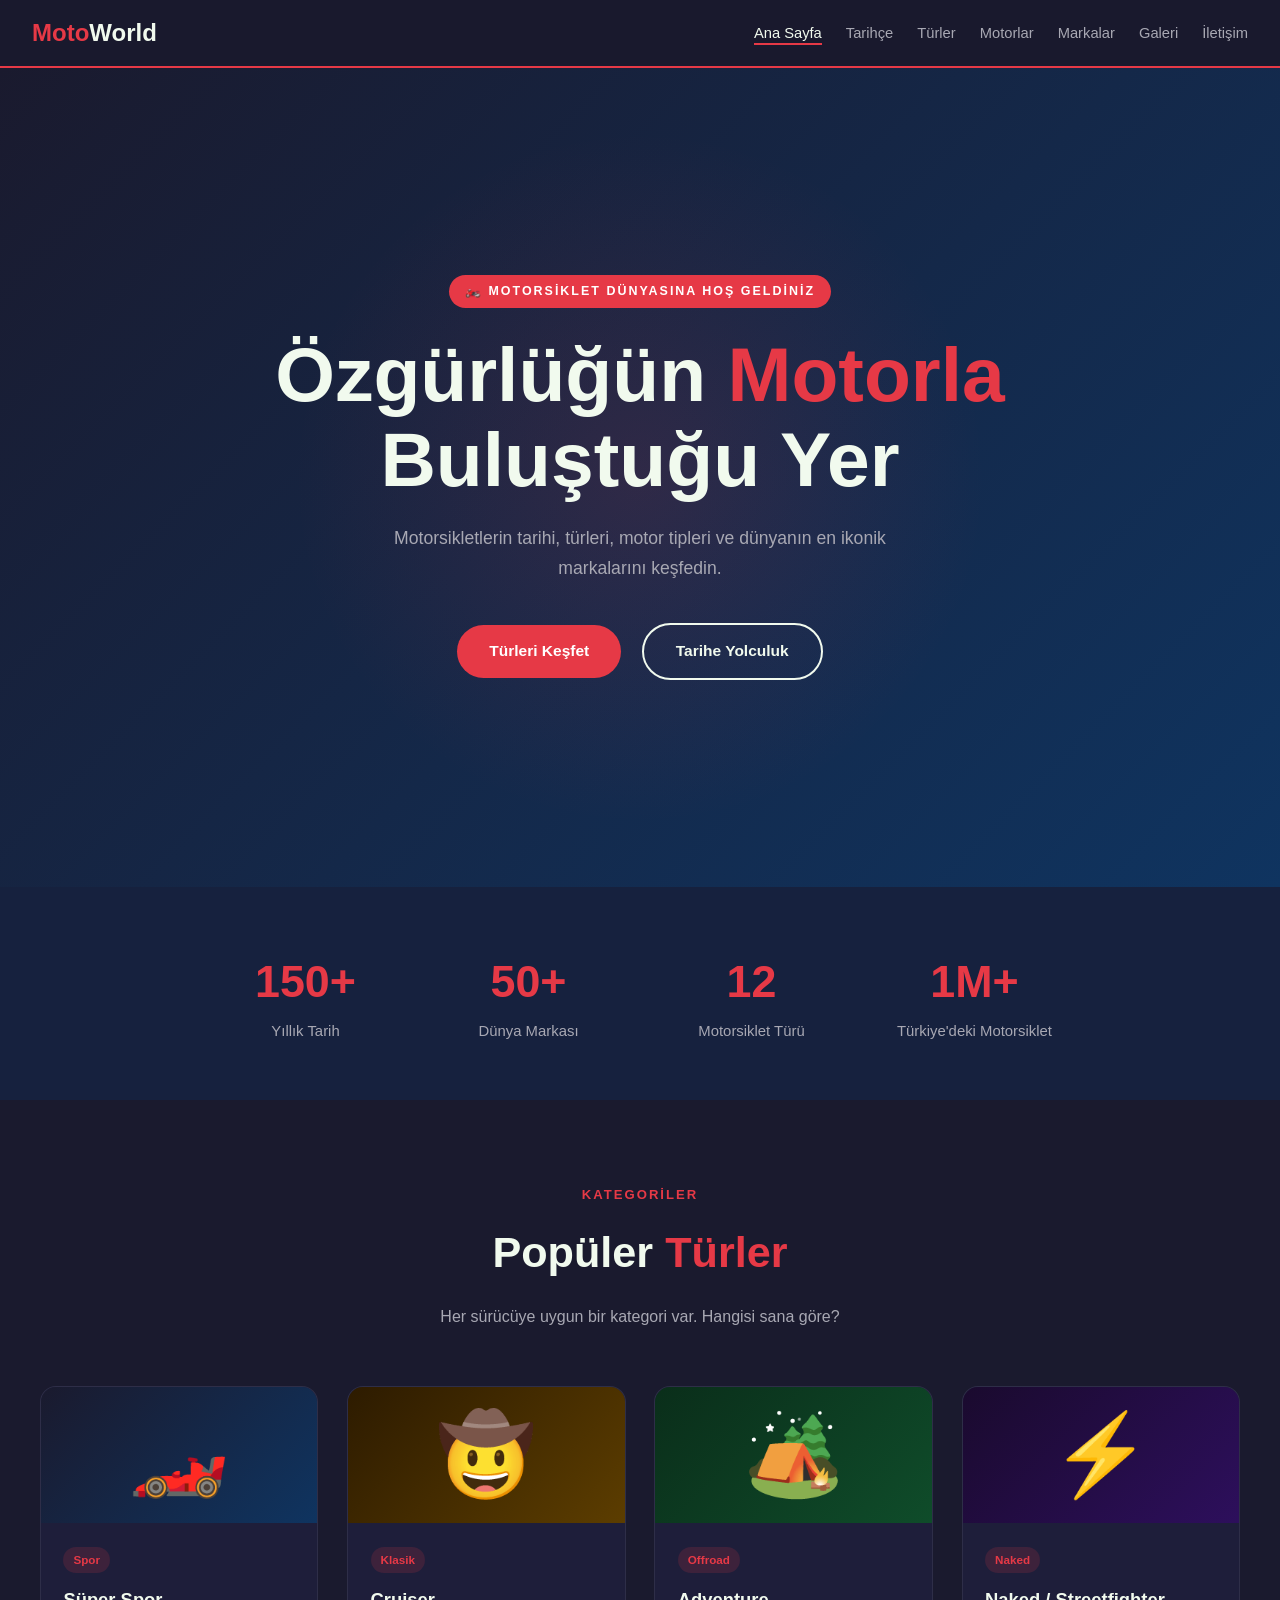
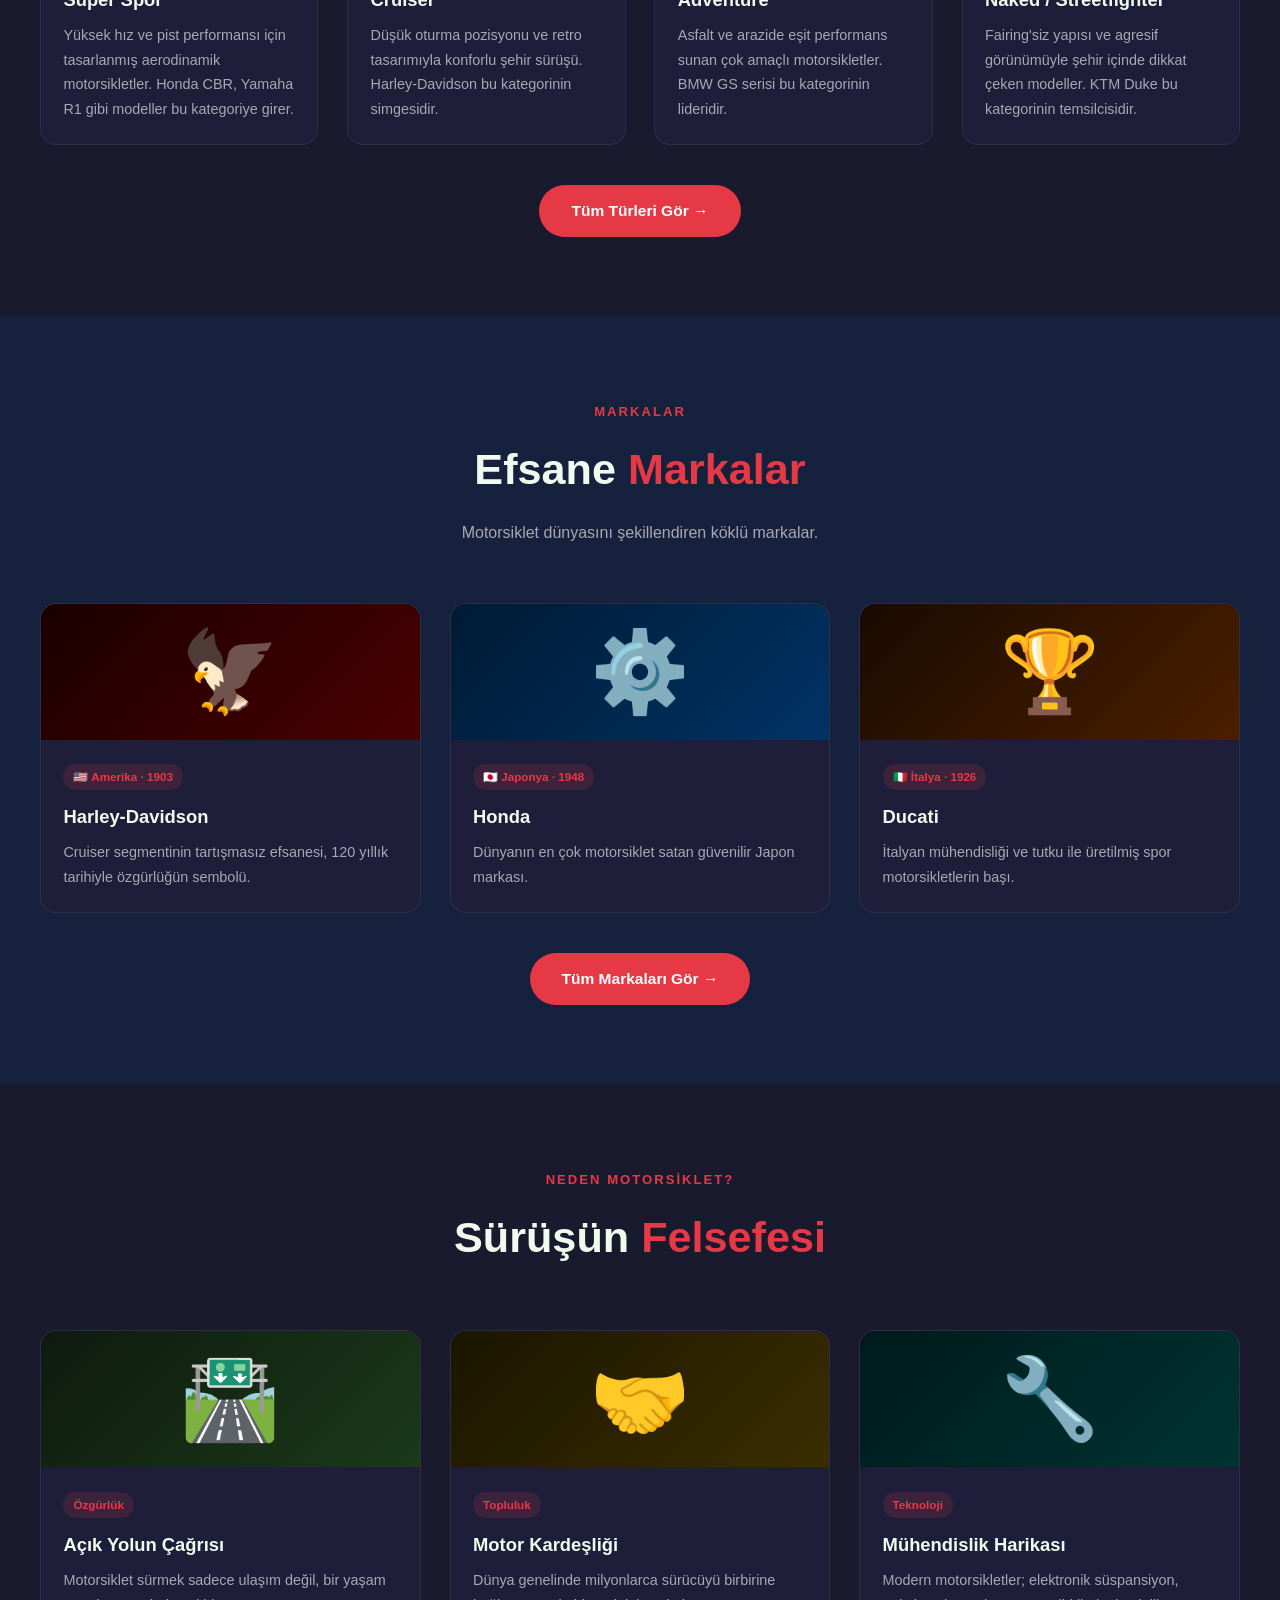
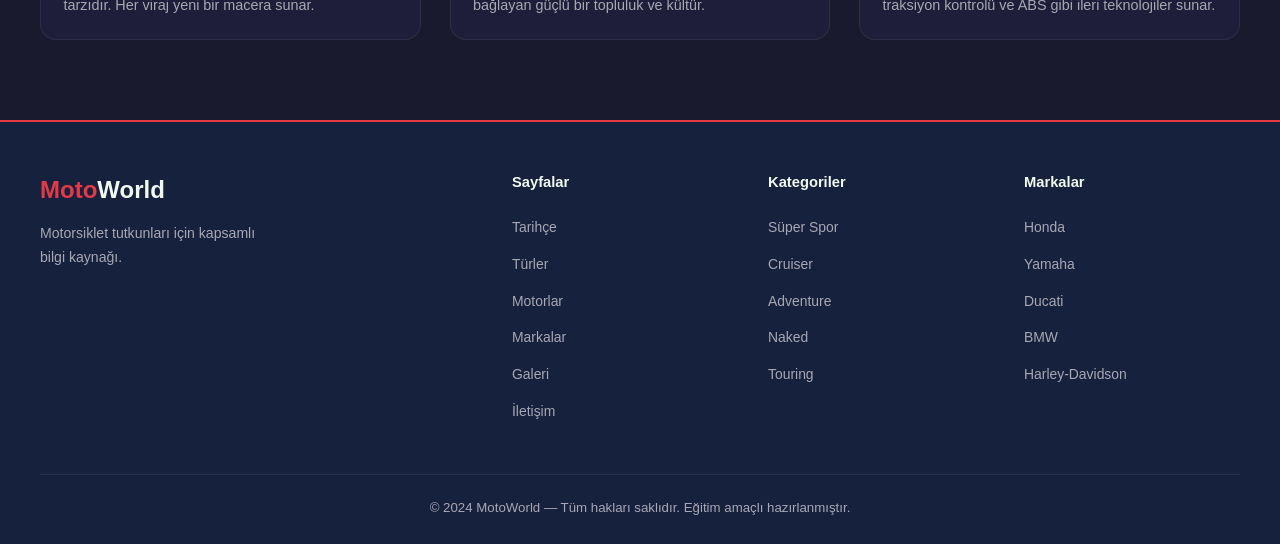
<file: Motorsiklet-sitesi/index.html>
<!DOCTYPE html>
<html lang="tr">
<head>
  <meta charset="UTF-8"/>
  <meta name="viewport" content="width=device-width, initial-scale=1.0"/>
  <title>MotoWorld – Motorsiklet Dünyası</title>
  <link rel="stylesheet" href="style.css"/>
</head>
<body>

<nav>
  <a href="index.html" class="logo">Moto<span>World</span></a>
  <ul class="nav-links" id="navLinks">
    <li><a href="index.html" class="active">Ana Sayfa</a></li>
    <li><a href="history.html">Tarihçe</a></li>
    <li><a href="types.html">Türler</a></li>
    <li><a href="engines.html">Motorlar</a></li>
    <li><a href="brands.html">Markalar</a></li>
    <li><a href="gallery.html">Galeri</a></li>
    <li><a href="contact.html">İletişim</a></li>
  </ul>
  <button class="hamburger" id="hamburger"><span></span><span></span><span></span></button>
</nav>

<section class="hero">
  <div class="hero-content">
    <span class="badge">🏍️ Motorsiklet Dünyasına Hoş Geldiniz</span>
    <h1>Özgürlüğün <span>Motorla</span><br>Buluştuğu Yer</h1>
    <p>Motorsikletlerin tarihi, türleri, motor tipleri ve dünyanın en ikonik markalarını keşfedin.</p>
    <a href="types.html" class="btn btn-primary">Türleri Keşfet</a>
    <a href="history.html" class="btn btn-outline">Tarihe Yolculuk</a>
  </div>
</section>

<div class="stats-bar">
  <div class="stats-grid">
    <div class="stat-item"><h3>150+</h3><p>Yıllık Tarih</p></div>
    <div class="stat-item"><h3>50+</h3><p>Dünya Markası</p></div>
    <div class="stat-item"><h3>12</h3><p>Motorsiklet Türü</p></div>
    <div class="stat-item"><h3>1M+</h3><p>Türkiye'deki Motorsiklet</p></div>
  </div>
</div>

<section>
  <div class="section-header">
    <span class="section-tag">Kategoriler</span>
    <h2>Popüler <span>Türler</span></h2>
    <p>Her sürücüye uygun bir kategori var. Hangisi sana göre?</p>
  </div>
  <div class="cards-grid">
    <div class="card">
      <div class="card-img" style="background:linear-gradient(135deg,#1a1a2e,#0f3460);display:flex;align-items:center;justify-content:center;font-size:5rem;">🏎️</div>
      <div class="card-body">
        <span class="card-tag">Spor</span>
        <h3>Süper Spor</h3>
        <p>Yüksek hız ve pist performansı için tasarlanmış aerodinamik motorsikletler. Honda CBR, Yamaha R1 gibi modeller bu kategoriye girer.</p>
      </div>
    </div>
    <div class="card">
      <div class="card-img" style="background:linear-gradient(135deg,#2d1b00,#5c3d00);display:flex;align-items:center;justify-content:center;font-size:5rem;">🤠</div>
      <div class="card-body">
        <span class="card-tag">Klasik</span>
        <h3>Cruiser</h3>
        <p>Düşük oturma pozisyonu ve retro tasarımıyla konforlu şehir sürüşü. Harley-Davidson bu kategorinin simgesidir.</p>
      </div>
    </div>
    <div class="card">
      <div class="card-img" style="background:linear-gradient(135deg,#0a2e1a,#0f4c2a);display:flex;align-items:center;justify-content:center;font-size:5rem;">🏕️</div>
      <div class="card-body">
        <span class="card-tag">Offroad</span>
        <h3>Adventure</h3>
        <p>Asfalt ve arazide eşit performans sunan çok amaçlı motorsikletler. BMW GS serisi bu kategorinin lideridir.</p>
      </div>
    </div>
    <div class="card">
      <div class="card-img" style="background:linear-gradient(135deg,#1a0a2e,#2d0f5c);display:flex;align-items:center;justify-content:center;font-size:5rem;">⚡</div>
      <div class="card-body">
        <span class="card-tag">Naked</span>
        <h3>Naked / Streetfighter</h3>
        <p>Fairing'siz yapısı ve agresif görünümüyle şehir içinde dikkat çeken modeller. KTM Duke bu kategorinin temsilcisidir.</p>
      </div>
    </div>
  </div>
  <div style="text-align:center;margin-top:2.5rem;">
    <a href="types.html" class="btn btn-primary">Tüm Türleri Gör →</a>
  </div>
</section>

<section style="background:var(--dark2);">
  <div class="section-header">
    <span class="section-tag">Markalar</span>
    <h2>Efsane <span>Markalar</span></h2>
    <p>Motorsiklet dünyasını şekillendiren köklü markalar.</p>
  </div>
  <div class="cards-grid">
    <div class="card">
      <div class="card-img" style="background:linear-gradient(135deg,#1a0000,#4a0000);display:flex;align-items:center;justify-content:center;font-size:5rem;">🦅</div>
      <div class="card-body">
        <span class="card-tag">🇺🇸 Amerika · 1903</span>
        <h3>Harley-Davidson</h3>
        <p>Cruiser segmentinin tartışmasız efsanesi, 120 yıllık tarihiyle özgürlüğün sembolü.</p>
      </div>
    </div>
    <div class="card">
      <div class="card-img" style="background:linear-gradient(135deg,#001a33,#003366);display:flex;align-items:center;justify-content:center;font-size:5rem;">⚙️</div>
      <div class="card-body">
        <span class="card-tag">🇯🇵 Japonya · 1948</span>
        <h3>Honda</h3>
        <p>Dünyanın en çok motorsiklet satan güvenilir Japon markası.</p>
      </div>
    </div>
    <div class="card">
      <div class="card-img" style="background:linear-gradient(135deg,#1a0a00,#4a1f00);display:flex;align-items:center;justify-content:center;font-size:5rem;">🏆</div>
      <div class="card-body">
        <span class="card-tag">🇮🇹 İtalya · 1926</span>
        <h3>Ducati</h3>
        <p>İtalyan mühendisliği ve tutku ile üretilmiş spor motorsikletlerin başı.</p>
      </div>
    </div>
  </div>
  <div style="text-align:center;margin-top:2.5rem;">
    <a href="brands.html" class="btn btn-primary">Tüm Markaları Gör →</a>
  </div>
</section>

<section>
  <div class="section-header">
    <span class="section-tag">Neden Motorsiklet?</span>
    <h2>Sürüşün <span>Felsefesi</span></h2>
  </div>
  <div class="cards-grid">
    <div class="card">
      <div class="card-img" style="background:linear-gradient(135deg,#0f1a0f,#1a3a1a);display:flex;align-items:center;justify-content:center;font-size:5rem;">🛣️</div>
      <div class="card-body">
        <span class="card-tag">Özgürlük</span>
        <h3>Açık Yolun Çağrısı</h3>
        <p>Motorsiklet sürmek sadece ulaşım değil, bir yaşam tarzıdır. Her viraj yeni bir macera sunar.</p>
      </div>
    </div>
    <div class="card">
      <div class="card-img" style="background:linear-gradient(135deg,#1a1500,#3a2e00);display:flex;align-items:center;justify-content:center;font-size:5rem;">🤝</div>
      <div class="card-body">
        <span class="card-tag">Topluluk</span>
        <h3>Motor Kardeşliği</h3>
        <p>Dünya genelinde milyonlarca sürücüyü birbirine bağlayan güçlü bir topluluk ve kültür.</p>
      </div>
    </div>
    <div class="card">
      <div class="card-img" style="background:linear-gradient(135deg,#001a1a,#003333);display:flex;align-items:center;justify-content:center;font-size:5rem;">🔧</div>
      <div class="card-body">
        <span class="card-tag">Teknoloji</span>
        <h3>Mühendislik Harikası</h3>
        <p>Modern motorsikletler; elektronik süspansiyon, traksiyon kontrolü ve ABS gibi ileri teknolojiler sunar.</p>
      </div>
    </div>
  </div>
</section>

<footer>
  <div class="footer-grid">
    <div class="footer-brand">
      <a href="index.html" class="logo">Moto<span>World</span></a>
      <p>Motorsiklet tutkunları için kapsamlı bilgi kaynağı.</p>
    </div>
    <div class="footer-col">
      <h4>Sayfalar</h4>
      <ul>
        <li><a href="history.html">Tarihçe</a></li>
        <li><a href="types.html">Türler</a></li>
        <li><a href="engines.html">Motorlar</a></li>
        <li><a href="brands.html">Markalar</a></li>
        <li><a href="gallery.html">Galeri</a></li>
        <li><a href="contact.html">İletişim</a></li>
      </ul>
    </div>
    <div class="footer-col">
      <h4>Kategoriler</h4>
      <ul>
        <li><a href="types.html">Süper Spor</a></li>
        <li><a href="types.html">Cruiser</a></li>
        <li><a href="types.html">Adventure</a></li>
        <li><a href="types.html">Naked</a></li>
        <li><a href="types.html">Touring</a></li>
      </ul>
    </div>
    <div class="footer-col">
      <h4>Markalar</h4>
      <ul>
        <li><a href="brands.html">Honda</a></li>
        <li><a href="brands.html">Yamaha</a></li>
        <li><a href="brands.html">Ducati</a></li>
        <li><a href="brands.html">BMW</a></li>
        <li><a href="brands.html">Harley-Davidson</a></li>
      </ul>
    </div>
  </div>
  <div class="footer-bottom">
    <p>© 2024 MotoWorld — Tüm hakları saklıdır. Eğitim amaçlı hazırlanmıştır.</p>
  </div>
</footer>

<script>
  const hamburger = document.getElementById('hamburger');
  const navLinks = document.getElementById('navLinks');
  hamburger.addEventListener('click', () => navLinks.classList.toggle('open'));
</script>
</body>
</html>
</file>
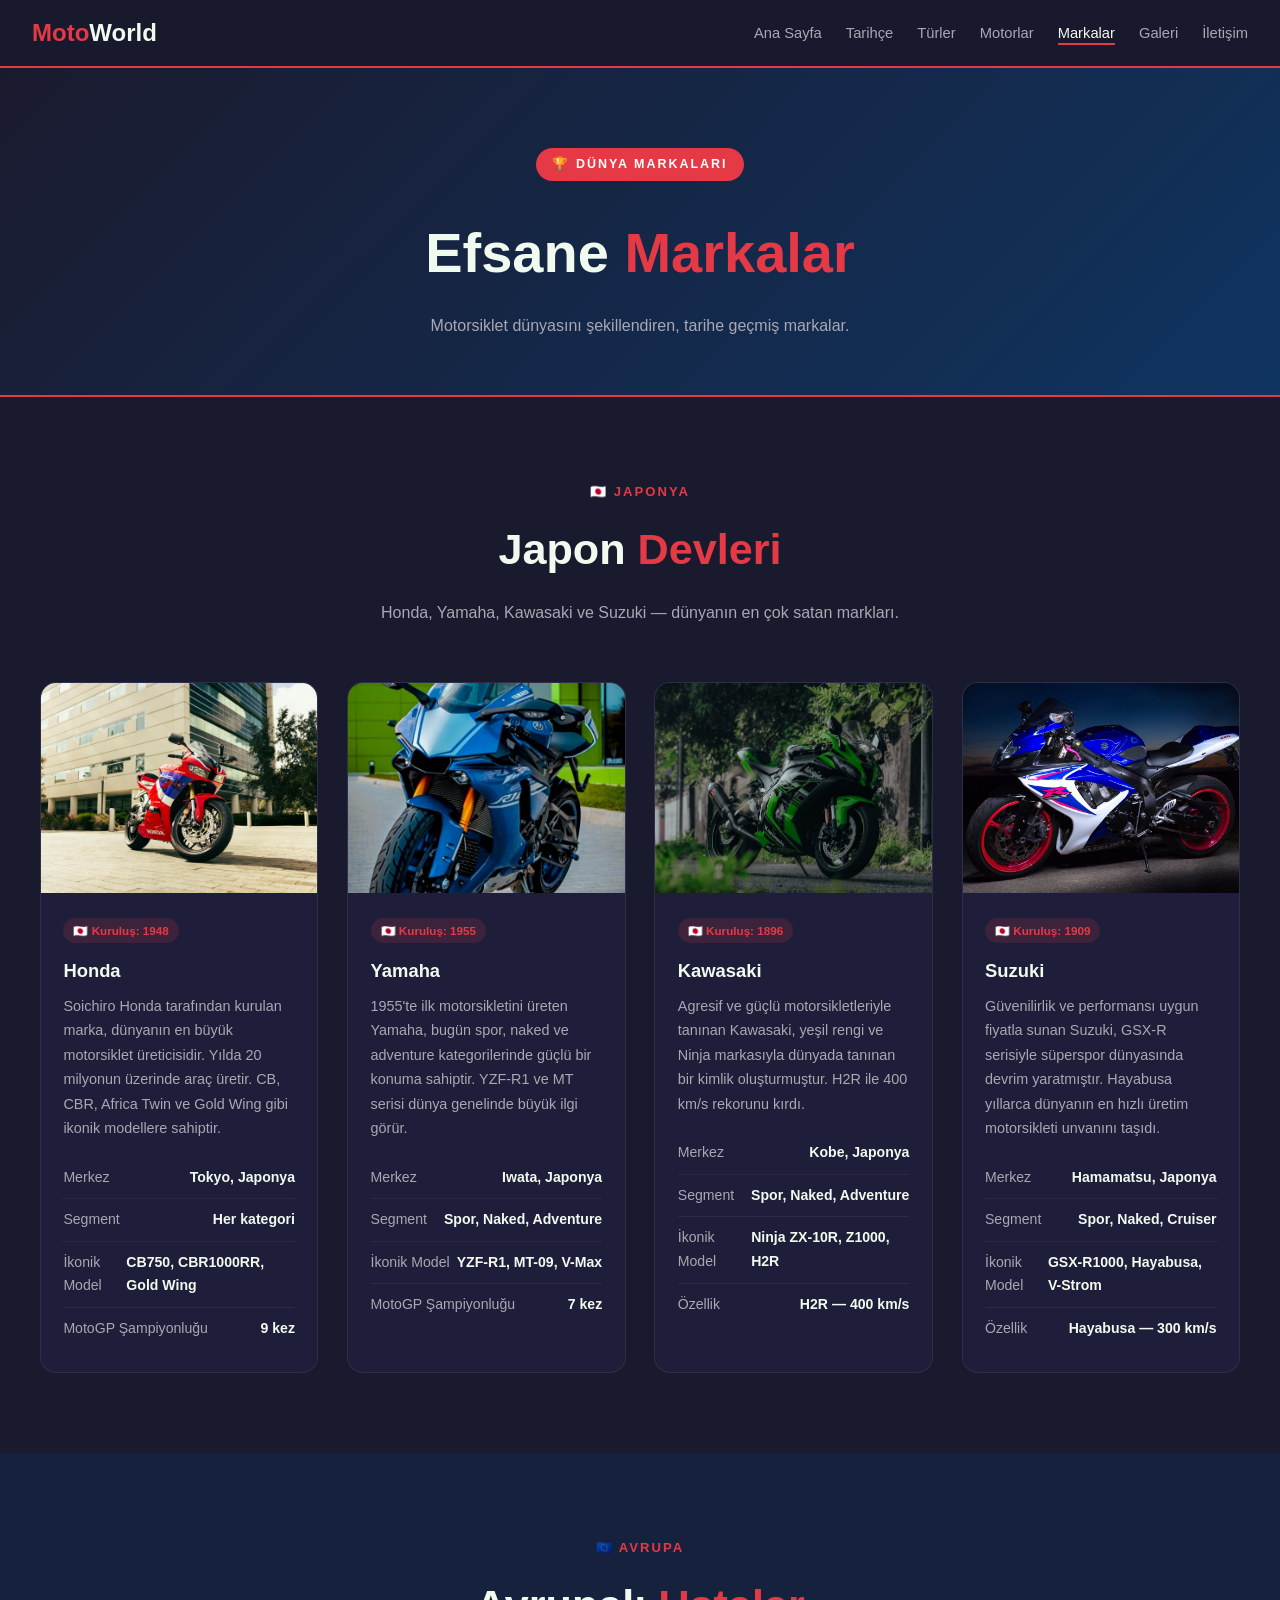
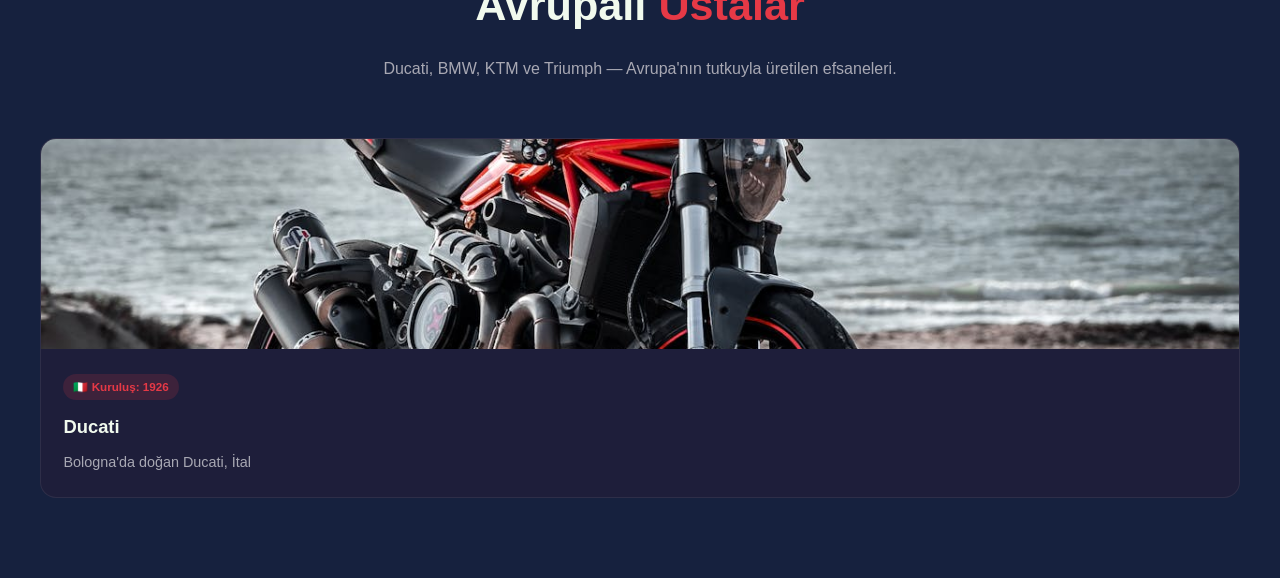
<file: Motorsiklet-sitesi/brands.html>
<!DOCTYPE html>
<html lang="tr">
<head>
  <meta charset="UTF-8"/>
  <meta name="viewport" content="width=device-width, initial-scale=1.0"/>
  <title>Markalar – MotoWorld</title>
  <link rel="stylesheet" href="style.css"/>
</head>
<body>
<nav>
  <a href="index.html" class="logo">Moto<span>World</span></a>
  <ul class="nav-links" id="navLinks">
    <li><a href="index.html">Ana Sayfa</a></li>
    <li><a href="history.html">Tarihçe</a></li>
    <li><a href="types.html">Türler</a></li>
    <li><a href="engines.html">Motorlar</a></li>
    <li><a href="brands.html" class="active">Markalar</a></li>
    <li><a href="gallery.html">Galeri</a></li>
    <li><a href="contact.html">İletişim</a></li>
  </ul>
  <button class="hamburger" id="hamburger"><span></span><span></span><span></span></button>
</nav>

<div class="page-hero">
  <span class="badge">🏆 Dünya Markaları</span>
  <h1>Efsane <span>Markalar</span></h1>
  <p>Motorsiklet dünyasını şekillendiren, tarihe geçmiş markalar.</p>
</div>

<!-- JAPON MARKALAR -->
<section>
  <div class="section-header">
    <span class="section-tag">🇯🇵 Japonya</span>
    <h2>Japon <span>Devleri</span></h2>
    <p>Honda, Yamaha, Kawasaki ve Suzuki — dünyanın en çok satan markları.</p>
  </div>
  <div class="cards-grid">

    <div class="card">
      <img src="images/honda.jpg" alt="Honda"/>
      <div class="card-body">
        <span class="card-tag">🇯🇵 Kuruluş: 1948</span>
        <h3>Honda</h3>
        <p>Soichiro Honda tarafından kurulan marka, dünyanın en büyük motorsiklet üreticisidir. Yılda 20 milyonun üzerinde araç üretir. CB, CBR, Africa Twin ve Gold Wing gibi ikonik modellere sahiptir.</p>
        <ul class="spec-list" style="margin-top:1rem;">
          <li><span>Merkez</span><span>Tokyo, Japonya</span></li>
          <li><span>Segment</span><span>Her kategori</span></li>
          <li><span>İkonik Model</span><span>CB750, CBR1000RR, Gold Wing</span></li>
          <li><span>MotoGP Şampiyonluğu</span><span>9 kez</span></li>
        </ul>
      </div>
    </div>

    <div class="card">
      <img src="images/yamaha.jpg" alt="yamaha"/>
      <div class="card-body">
        <span class="card-tag">🇯🇵 Kuruluş: 1955</span>
        <h3>Yamaha</h3>
        <p>1955'te ilk motorsikletini üreten Yamaha, bugün spor, naked ve adventure kategorilerinde güçlü bir konuma sahiptir. YZF-R1 ve MT serisi dünya genelinde büyük ilgi görür.</p>
        <ul class="spec-list" style="margin-top:1rem;">
          <li><span>Merkez</span><span>Iwata, Japonya</span></li>
          <li><span>Segment</span><span>Spor, Naked, Adventure</span></li>
          <li><span>İkonik Model</span><span>YZF-R1, MT-09, V-Max</span></li>
          <li><span>MotoGP Şampiyonluğu</span><span>7 kez</span></li>
        </ul>
      </div>
    </div>

    <div class="card">
      <img src="images/kawasaki.jpg" alt="kawasaki"/>
      <div class="card-body">
        <span class="card-tag">🇯🇵 Kuruluş: 1896</span>
        <h3>Kawasaki</h3>
        <p>Agresif ve güçlü motorsikletleriyle tanınan Kawasaki, yeşil rengi ve Ninja markasıyla dünyada tanınan bir kimlik oluşturmuştur. H2R ile 400 km/s rekorunu kırdı.</p>
        <ul class="spec-list" style="margin-top:1rem;">
          <li><span>Merkez</span><span>Kobe, Japonya</span></li>
          <li><span>Segment</span><span>Spor, Naked, Adventure</span></li>
          <li><span>İkonik Model</span><span>Ninja ZX-10R, Z1000, H2R</span></li>
          <li><span>Özellik</span><span>H2R — 400 km/s</span></li>
        </ul>
      </div>
    </div>

    <div class="card">
      <img src="images/suzuki.jpg" alt="suzuki"/>
      <div class="card-body">
        <span class="card-tag">🇯🇵 Kuruluş: 1909</span>
        <h3>Suzuki</h3>
        <p>Güvenilirlik ve performansı uygun fiyatla sunan Suzuki, GSX-R serisiyle süperspor dünyasında devrim yaratmıştır. Hayabusa yıllarca dünyanın en hızlı üretim motorsikleti unvanını taşıdı.</p>
        <ul class="spec-list" style="margin-top:1rem;">
          <li><span>Merkez</span><span>Hamamatsu, Japonya</span></li>
          <li><span>Segment</span><span>Spor, Naked, Cruiser</span></li>
          <li><span>İkonik Model</span><span>GSX-R1000, Hayabusa, V-Strom</span></li>
          <li><span>Özellik</span><span>Hayabusa — 300 km/s</span></li>
        </ul>
      </div>
    </div>

  </div>
</section>

<!-- AVRUPA MARKALAR -->
<section style="background:var(--dark2);">
  <div class="section-header">
    <span class="section-tag">🇪🇺 Avrupa</span>
    <h2>Avrupalı <span>Ustalar</span></h2>
    <p>Ducati, BMW, KTM ve Triumph — Avrupa'nın tutkuyla üretilen efsaneleri.</p>
  </div>
  <div class="cards-grid">

    <div class="card">
      <img src="images/ducati.jpg" alt="Ducati"/>
      <div class="card-body">
        <span class="card-tag">🇮🇹 Kuruluş: 1926</span>
        <h3>Ducati</h3>
        <p>Bologna'da doğan Ducati, İtal
</file>
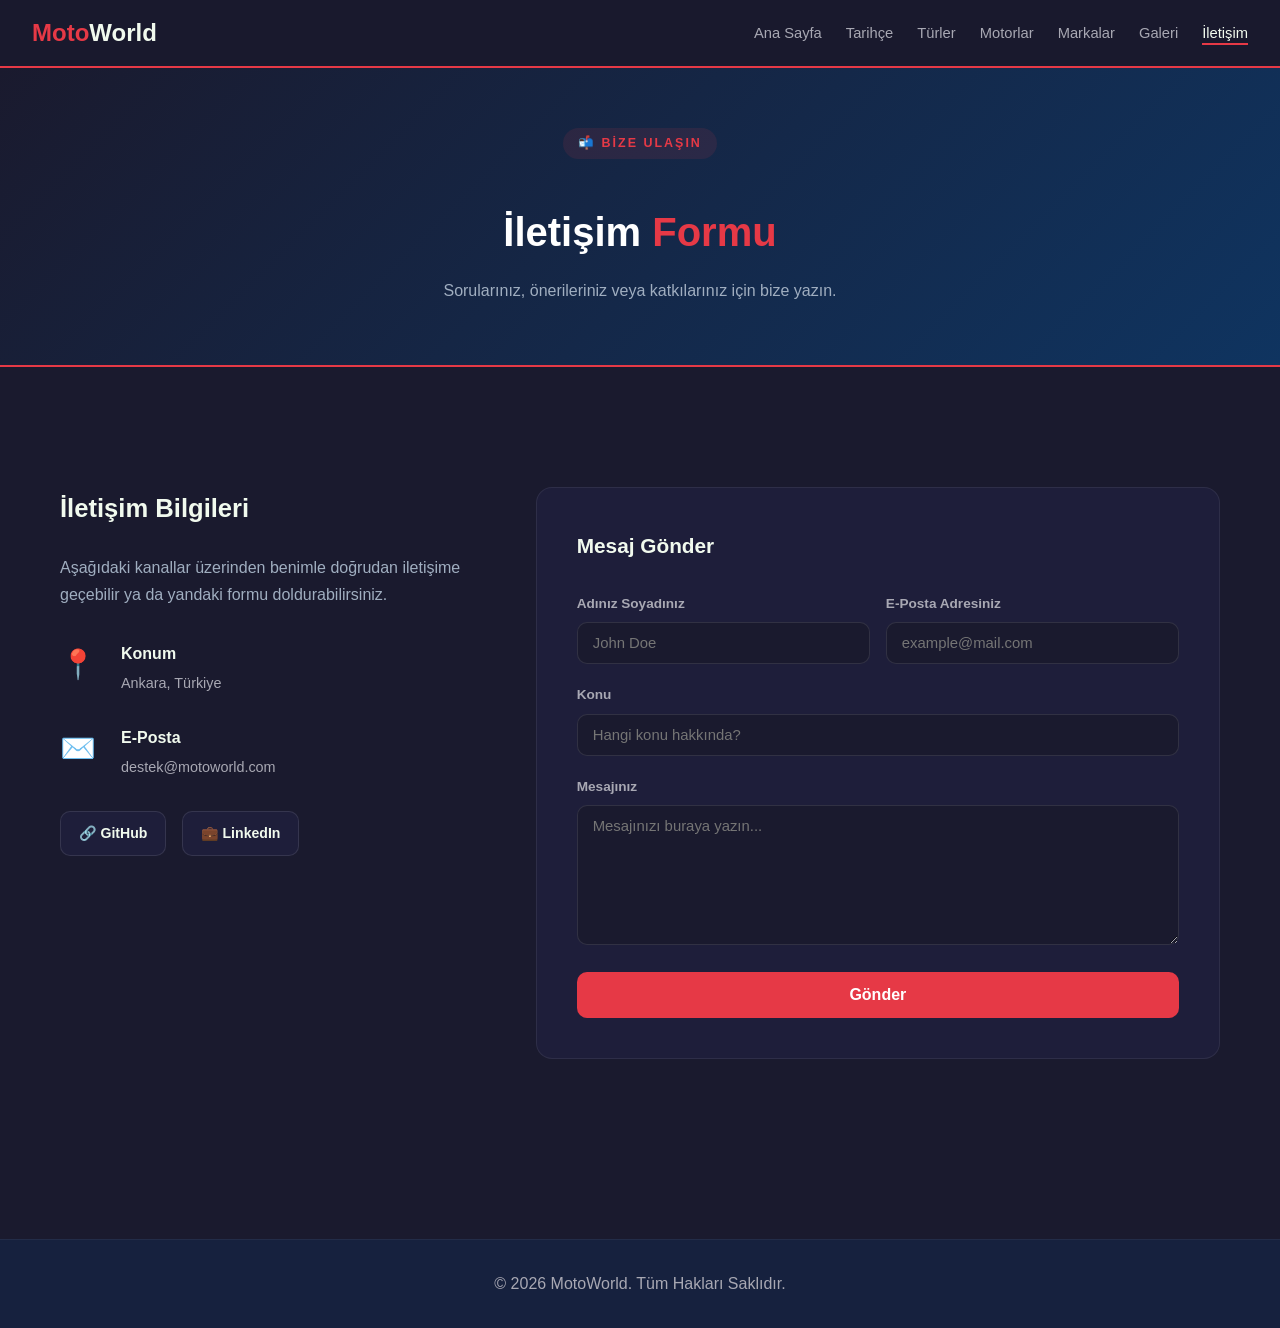
<file: Motorsiklet-sitesi/contanct.html>
<!DOCTYPE html>
<html lang="tr">
<head>
  <meta charset="UTF-8"/>
  <meta name="viewport" content="width=device-width, initial-scale=1.0"/>
  <title>İletişim – MotoWorld</title>
  <link rel="stylesheet" href="style.css"/>
  <style>
    /* İletişim Sayfasına Özel CSS Düzenlemeleri */
    .contact-wrap {
      display: grid;
      grid-template-columns: 1fr 1.6fr;
      gap: 3rem;
      max-width: 1200px;
      margin: 40px auto;
      padding: 0 20px;
    }
    .contact-info {
      color: var(--light, #ffffff);
    }
    .contact-info h3 {
      font-size: 1.6rem;
      font-weight: 700;
      margin-bottom: 1.5rem;
      color: var(--light, #ffffff);
    }
    .c-item {
      display: flex;
      gap: 1rem;
      margin-bottom: 1.8rem;
      align-items: flex-start;
    }
    .c-icon {
      font-size: 1.8rem;
      min-width: 45px;
    }
    .c-item strong {
      display: block;
      font-size: 1rem;
      margin-bottom: .2rem;
      color: var(--light, #ffffff);
    }
    .c-item p {
      color: var(--gray, #a0aec0);
      font-size: .9rem;
    }
    .social-links {
      display: flex;
      gap: 1rem;
      margin-top: 2rem;
    }
    .social-btn {
      display: flex;
      align-items: center;
      gap: .5rem;
      background: var(--card-bg, #1a202c);
      border: 1px solid rgba(255,255,255,.1);
      border-radius: 10px;
      padding: .6rem 1.1rem;
      font-size: .88rem;
      font-weight: 600;
      color: var(--light, #ffffff);
      transition: border-color .3s, background .3s;
      cursor: pointer;
      text-decoration: none;
    }
    .social-btn:hover {
      border-color: var(--primary, #e63946);
      background: rgba(230,57,70,.1);
    }
    .form-box {
      background: var(--card-bg, #1a202c);
      border-radius: 16px;
      padding: 2.5rem;
      border: 1px solid rgba(255,255,255,.07);
      color: var(--light, #ffffff);
    }
    .form-box h3 {
      font-size: 1.3rem;
      font-weight: 700;
      margin-bottom: 1.8rem;
    }
    .form-group {
      margin-bottom: 1.2rem;
    }
    .form-group label {
      display: block;
      font-size: .85rem;
      font-weight: 600;
      color: var(--gray, #a0aec0);
      margin-bottom: .45rem;
    }
    .form-group input,
    .form-group textarea,
    .form-group select {
      width: 100%;
      background: var(--dark, #0d1117);
      border: 1px solid rgba(255,255,255,.1);
      border-radius: 10px;
      padding: 12px 15px;
      color: var(--light, #ffffff);
      font-size: .93rem;
      transition: border-color .3s;
    }
    .form-group input:focus,
    .form-group textarea:focus,
    .form-group select:focus {
      outline: none;
      border-color: var(--primary, #e63946);
    }
    .form-group textarea {
      resize: vertical;
      min-height: 140px;
    }
    .form-row {
      display: grid;
      grid-template-columns: 1fr 1fr;
      gap: 1rem;
    }
    .submit-btn {
      background: var(--primary, #e63946);
      color: #fff;
      border: none;
      border-radius: 10px;
      padding: 14px 24px;
      font-size: 1rem;
      font-weight: 700;
      cursor: pointer;
      width: 100%;
      transition: background .3s;
    }
    .submit-btn:hover {
      background: #cc323f;
    }
    .success-msg {
      display: none;
      background: rgba(34,197,94,.12);
      border: 1px solid rgba(34,197,94,.35);
      color: #4ade80;
      padding: 1rem 1.5rem;
      border-radius: 10px;
      margin-top: 1rem;
      text-align: center;
      font-weight: 600;
    }
    footer {
      text-align: center;
      padding: 30px 0;
      color: var(--gray, #a0aec0);
      margin-top: 60px;
      border-top: 1px solid rgba(255,255,255,.05);
    }
    @media(max-width:700px){
      .contact-wrap { grid-template-columns: 1fr; }
      .form-row { grid-template-columns: 1fr; }
    }
  </style>
</head>
<body>

  <nav>
    <a href="index.html" class="logo">Moto<span>World</span></a>
    <ul class="nav-links" id="navLinks">
      <li><a href="index.html">Ana Sayfa</a></li>
      <li><a href="history.html">Tarihçe</a></li>
      <li><a href="types.html">Türler</a></li>
      <li><a href="engines.html">Motorlar</a></li>
      <li><a href="brands.html">Markalar</a></li>
      <li><a href="gallery.html">Galeri</a></li>
      <li><a href="contact.html" class="active">İletişim</a></li>
    </ul>
  </nav>

  <div class="page-hero" style="text-align: center; padding: 60px 20px; color: #fff;">
    <span class="badge" style="background: rgba(230,57,70,.1); padding: 5px 15px; border-radius: 20px; color: #e63946;">📬 Bize Ulaşın</span>
    <h1 style="font-size: 2.5rem; margin-top: 15px;">İletişim <span>Formu</span></h1>
    <p style="color: #a0aec0; margin-top: 10px;">Sorularınız, önerileriniz veya katkılarınız için bize yazın.</p>
  </div>

  <section>
    <div class="contact-wrap">

      <div class="contact-info">
        <h3>İletişim Bilgileri</h3>
        <p style="color: #a0aec0; margin-bottom: 2rem;">Aşağıdaki kanallar üzerinden benimle doğrudan iletişime geçebilir ya da yandaki formu doldurabilirsiniz.</p>

        <div class="c-item">
          <div class="c-icon">📍</div>
          <div>
            <strong>Konum</strong>
            <p>Ankara, Türkiye</p>
          </div>
        </div>

        <div class="c-item">
          <div class="c-icon">✉️</div>
          <div>
            <strong>E-Posta</strong>
            <p>destek@motoworld.com</p> </div>
        </div>

        <div class="social-links">
          <a href="https://github.com" target="_blank" class="social-btn">🔗 GitHub</a>
          <a href="https://linkedin.com" target="_blank" class="social-btn">💼 LinkedIn</a>
        </div>
      </div>

      <div class="form-box">
        <h3>Mesaj Gönder</h3>
        <form id="contactForm" onsubmit="handleSubmit(event)">
          <div class="form-row">
            <div class="form-group">
              <label for="name">Adınız Soyadınız</label>
              <input type="text" id="name" required placeholder="John Doe"/>
            </div>
            <div class="form-group">
              <label for="email">E-Posta Adresiniz</label>
              <input type="email" id="email" required placeholder="example@mail.com"/>
            </div>
          </div>
          
          <div class="form-group">
            <label for="subject">Konu</label>
            <input type="text" id="subject" required placeholder="Hangi konu hakkında?"/>
          </div>

          <div class="form-group">
            <label for="message">Mesajınız</label>
            <textarea id="message" required placeholder="Mesajınızı buraya yazın..."></textarea>
          </div>

          <button type="submit" class="submit-btn">Gönder</button>
          <div id="successMessage" class="success-msg">Mesajınız başarıyla gönderildi! En kısa sürede dönüş sağlanacaktır.</div>
        </form>
      </div>

    </div>
  </section>

  <footer>
    <p>&copy; 2026 MotoWorld. Tüm Hakları Saklıdır.</p>
  </footer>

  <script>
    function handleSubmit(event) {
      event.preventDefault(); // Sayfanın yenilenmesini engeller
      document.getElementById('successMessage').style.display = 'block'; // Başarı mesajını açar
      document.getElementById('contactForm').reset(); // Formu temizler
    }
  </script>

</body>
</html>
</file>
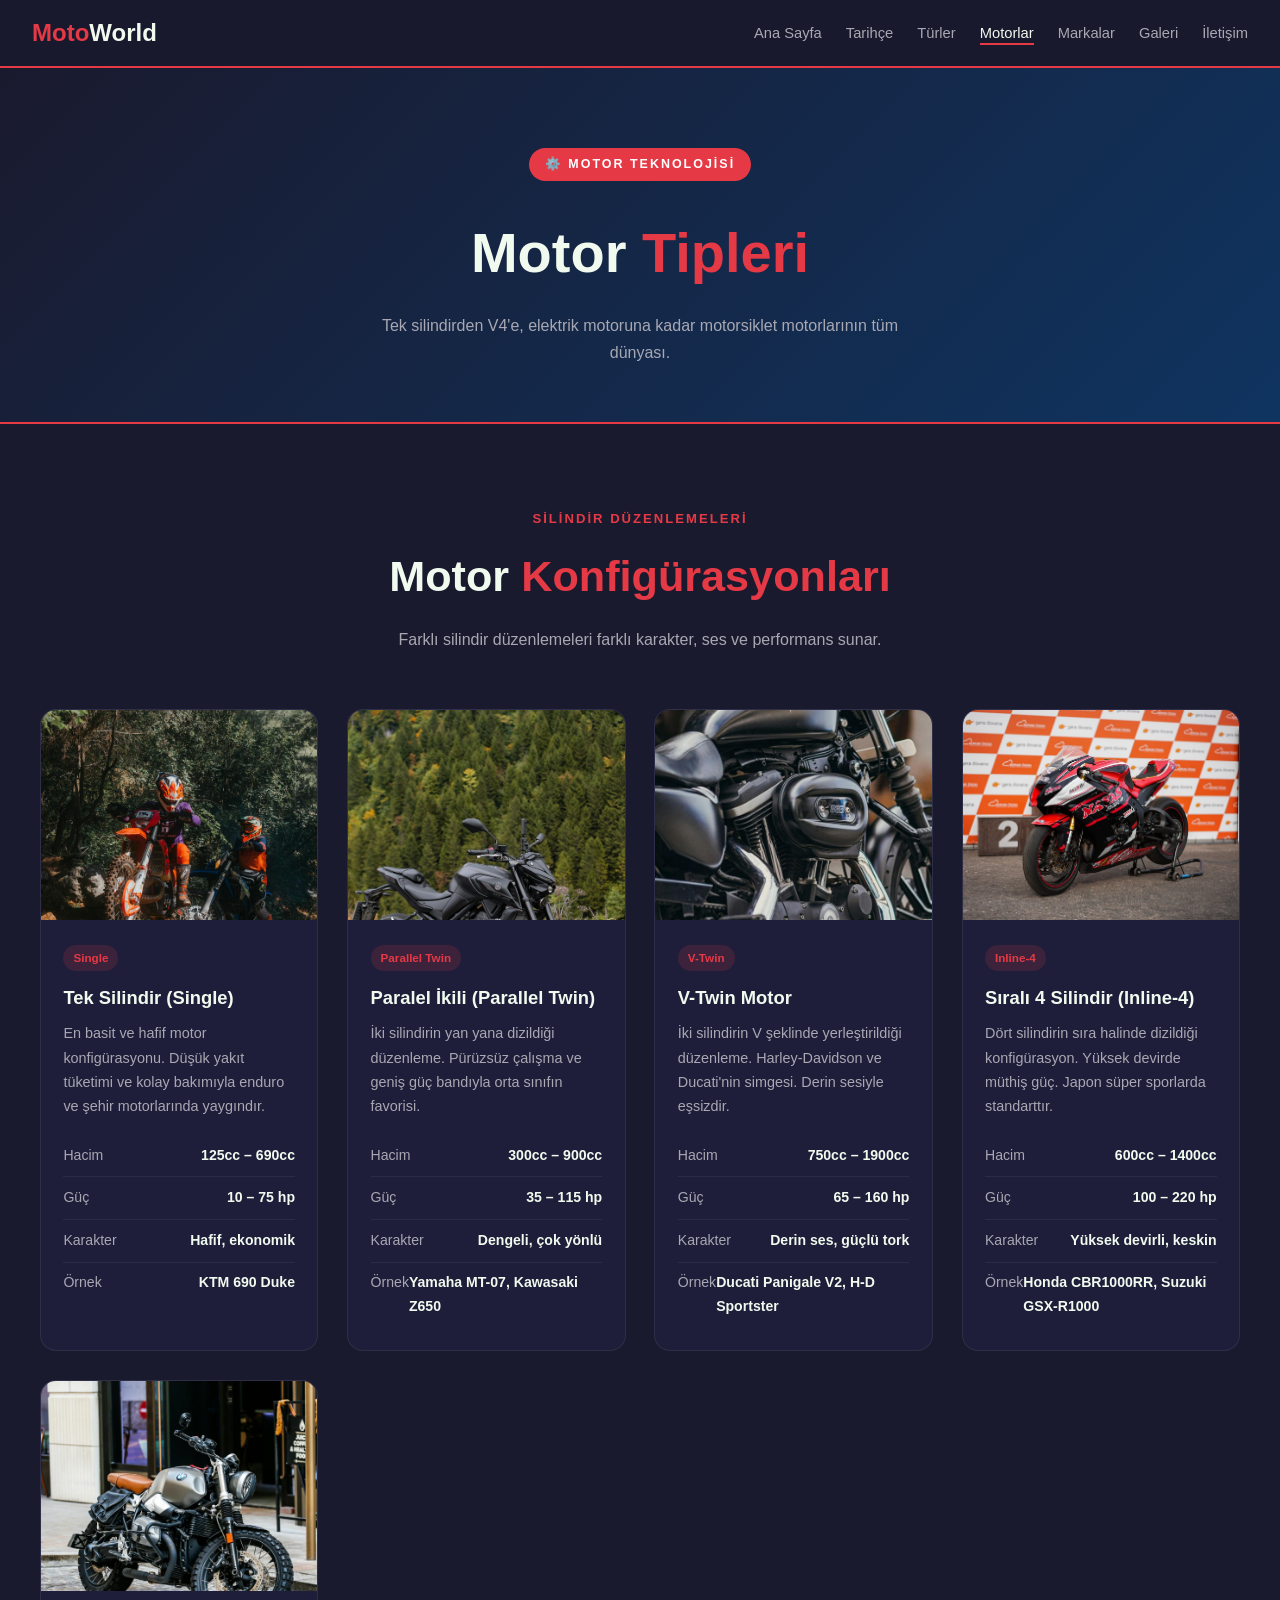
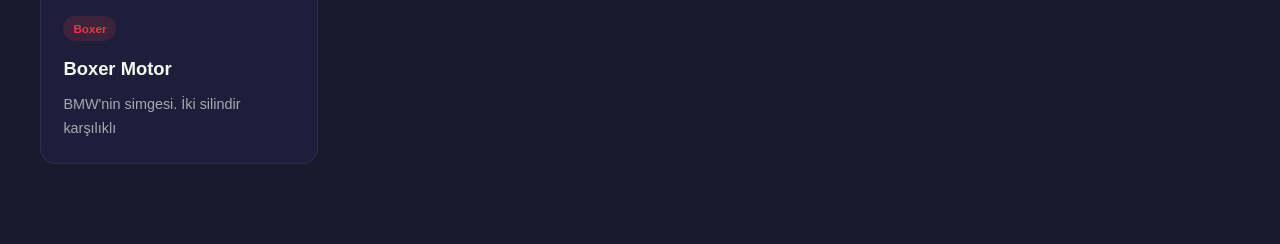
<file: Motorsiklet-sitesi/engines.html>
<!DOCTYPE html>
<html lang="tr">
<head>
  <meta charset="UTF-8"/>
  <meta name="viewport" content="width=device-width, initial-scale=1.0"/>
  <title>Motorlar – MotoWorld</title>
  <link rel="stylesheet" href="style.css"/>
</head>
<body>

<nav>
  <a href="index.html" class="logo">Moto<span>World</span></a>
  <ul class="nav-links" id="navLinks">
    <li><a href="index.html">Ana Sayfa</a></li>
    <li><a href="history.html">Tarihçe</a></li>
    <li><a href="types.html">Türler</a></li>
    <li><a href="engines.html" class="active">Motorlar</a></li>
    <li><a href="brands.html">Markalar</a></li>
    <li><a href="gallery.html">Galeri</a></li>
    <li><a href="contact.html">İletişim</a></li>
  </ul>
  <button class="hamburger" id="hamburger"><span></span><span></span><span></span></button>
</nav>

<div class="page-hero">
  <span class="badge">⚙️ Motor Teknolojisi</span>
  <h1>Motor <span>Tipleri</span></h1>
  <p>Tek silindirden V4'e, elektrik motoruna kadar motorsiklet motorlarının tüm dünyası.</p>
</div>

<section>
  <div class="section-header">
    <span class="section-tag">Silindir Düzenlemeleri</span>
    <h2>Motor <span>Konfigürasyonları</span></h2>
    <p>Farklı silindir düzenlemeleri farklı karakter, ses ve performans sunar.</p>
  </div>
  <div class="cards-grid">

    <div class="card">
      <img src="images/motor1.jpg" alt="Tek Silindir Motor"/>
      <div class="card-body">
        <span class="card-tag">Single</span>
        <h3>Tek Silindir (Single)</h3>
        <p>En basit ve hafif motor konfigürasyonu. Düşük yakıt tüketimi ve kolay bakımıyla enduro ve şehir motorlarında yaygındır.</p>
        <ul class="spec-list" style="margin-top:1rem;">
          <li><span>Hacim</span><span>125cc – 690cc</span></li>
          <li><span>Güç</span><span>10 – 75 hp</span></li>
          <li><span>Karakter</span><span>Hafif, ekonomik</span></li>
          <li><span>Örnek</span><span>KTM 690 Duke</span></li>
        </ul>
      </div>
    </div>

    <div class="card">
      <img src="images/motor2.jpg" alt="Paralel İkili Motor"/>
      <div class="card-body">
        <span class="card-tag">Parallel Twin</span>
        <h3>Paralel İkili (Parallel Twin)</h3>
        <p>İki silindirin yan yana dizildiği düzenleme. Pürüzsüz çalışma ve geniş güç bandıyla orta sınıfın favorisi.</p>
        <ul class="spec-list" style="margin-top:1rem;">
          <li><span>Hacim</span><span>300cc – 900cc</span></li>
          <li><span>Güç</span><span>35 – 115 hp</span></li>
          <li><span>Karakter</span><span>Dengeli, çok yönlü</span></li>
          <li><span>Örnek</span><span>Yamaha MT-07, Kawasaki Z650</span></li>
        </ul>
      </div>
    </div>

    <div class="card">
      <img src="images/motor3.jpg" alt="V-Twin Motor"/>
      <div class="card-body">
        <span class="card-tag">V-Twin</span>
        <h3>V-Twin Motor</h3>
        <p>İki silindirin V şeklinde yerleştirildiği düzenleme. Harley-Davidson ve Ducati'nin simgesi. Derin sesiyle eşsizdir.</p>
        <ul class="spec-list" style="margin-top:1rem;">
          <li><span>Hacim</span><span>750cc – 1900cc</span></li>
          <li><span>Güç</span><span>65 – 160 hp</span></li>
          <li><span>Karakter</span><span>Derin ses, güçlü tork</span></li>
          <li><span>Örnek</span><span>Ducati Panigale V2, H-D Sportster</span></li>
        </ul>
      </div>
    </div>

    <div class="card">
      <img src="images/motor4.jpg" alt="Sıralı 4 Silindir"/>
      <div class="card-body">
        <span class="card-tag">Inline-4</span>
        <h3>Sıralı 4 Silindir (Inline-4)</h3>
        <p>Dört silindirin sıra halinde dizildiği konfigürasyon. Yüksek devirde müthiş güç. Japon süper sporlarda standarttır.</p>
        <ul class="spec-list" style="margin-top:1rem;">
          <li><span>Hacim</span><span>600cc – 1400cc</span></li>
          <li><span>Güç</span><span>100 – 220 hp</span></li>
          <li><span>Karakter</span><span>Yüksek devirli, keskin</span></li>
          <li><span>Örnek</span><span>Honda CBR1000RR, Suzuki GSX-R1000</span></li>
        </ul>
      </div>
    </div>

    <div class="card">
      <img src="images/motor5.jpg" alt="Boxer Motor"/>
      <div class="card-body">
        <span class="card-tag">Boxer</span>
        <h3>Boxer Motor</h3>
        <p>BMW'nin simgesi. İki silindir karşılıklı
</file>
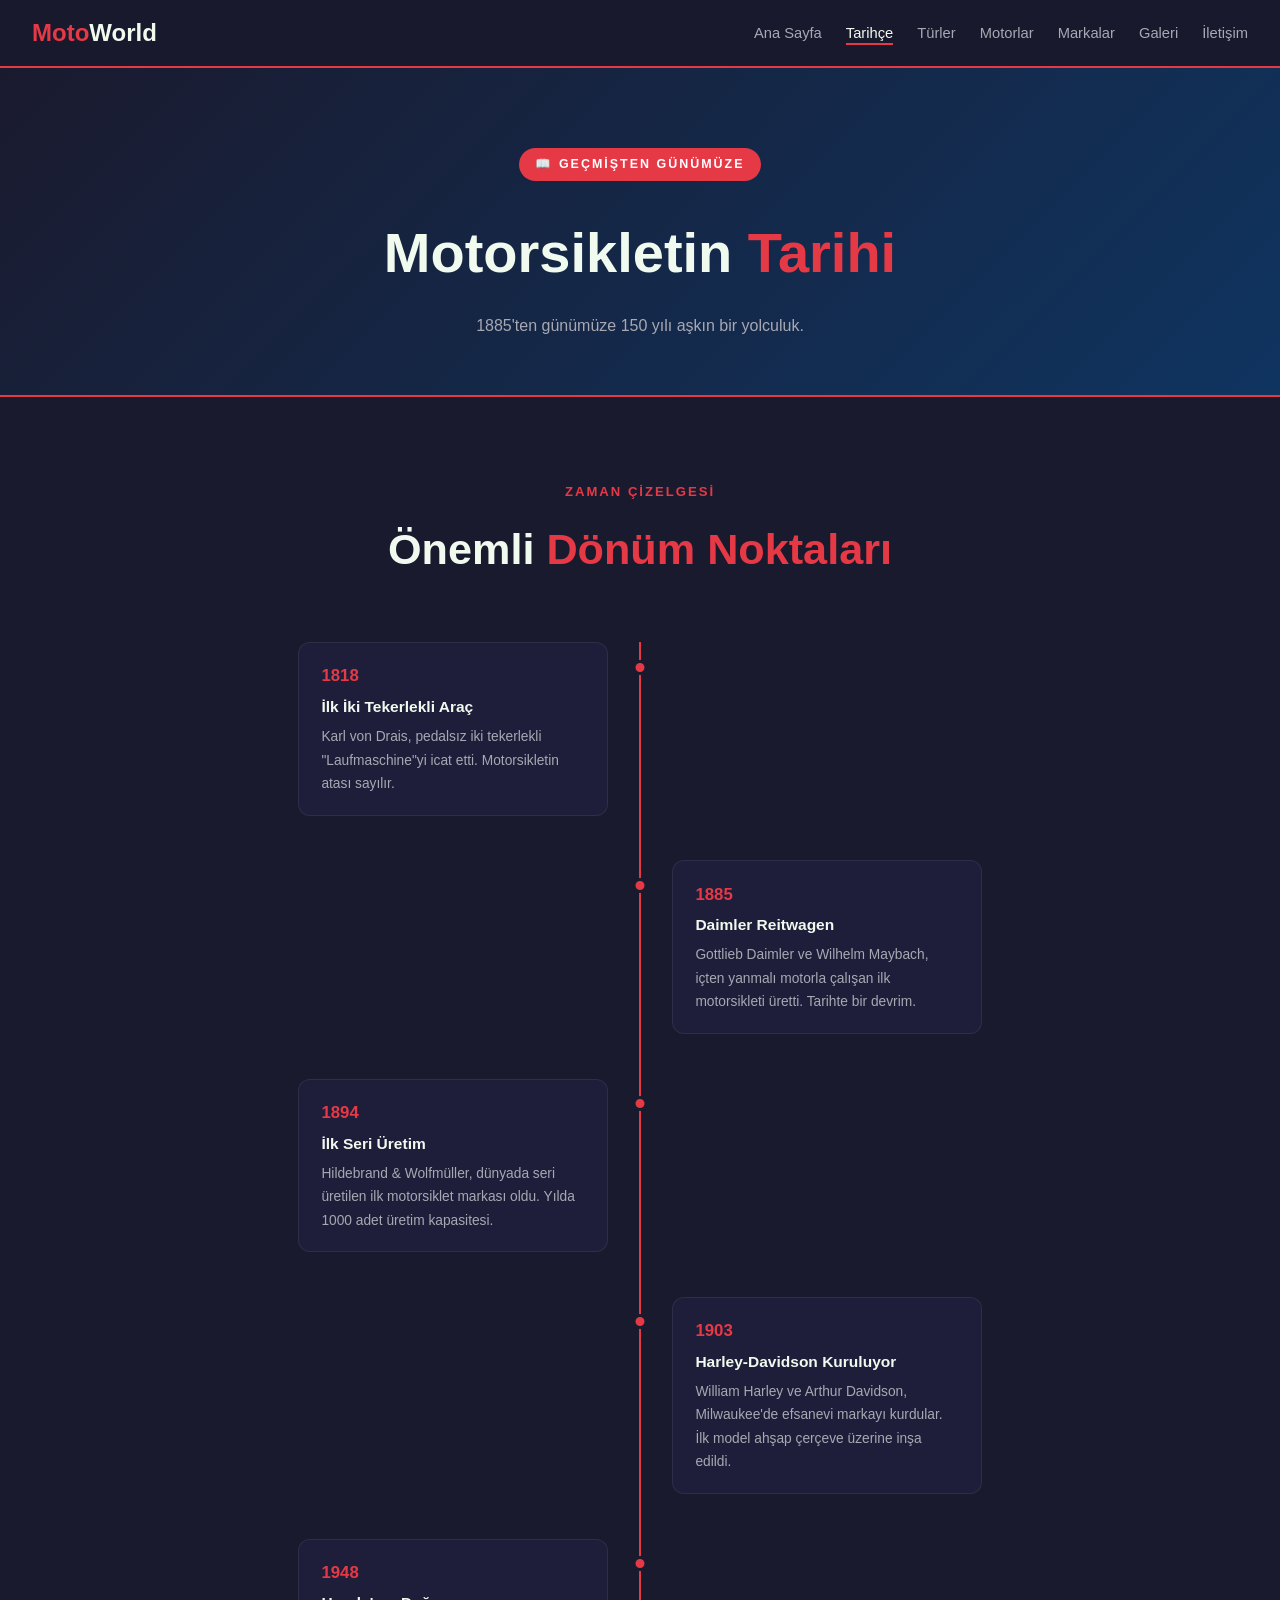
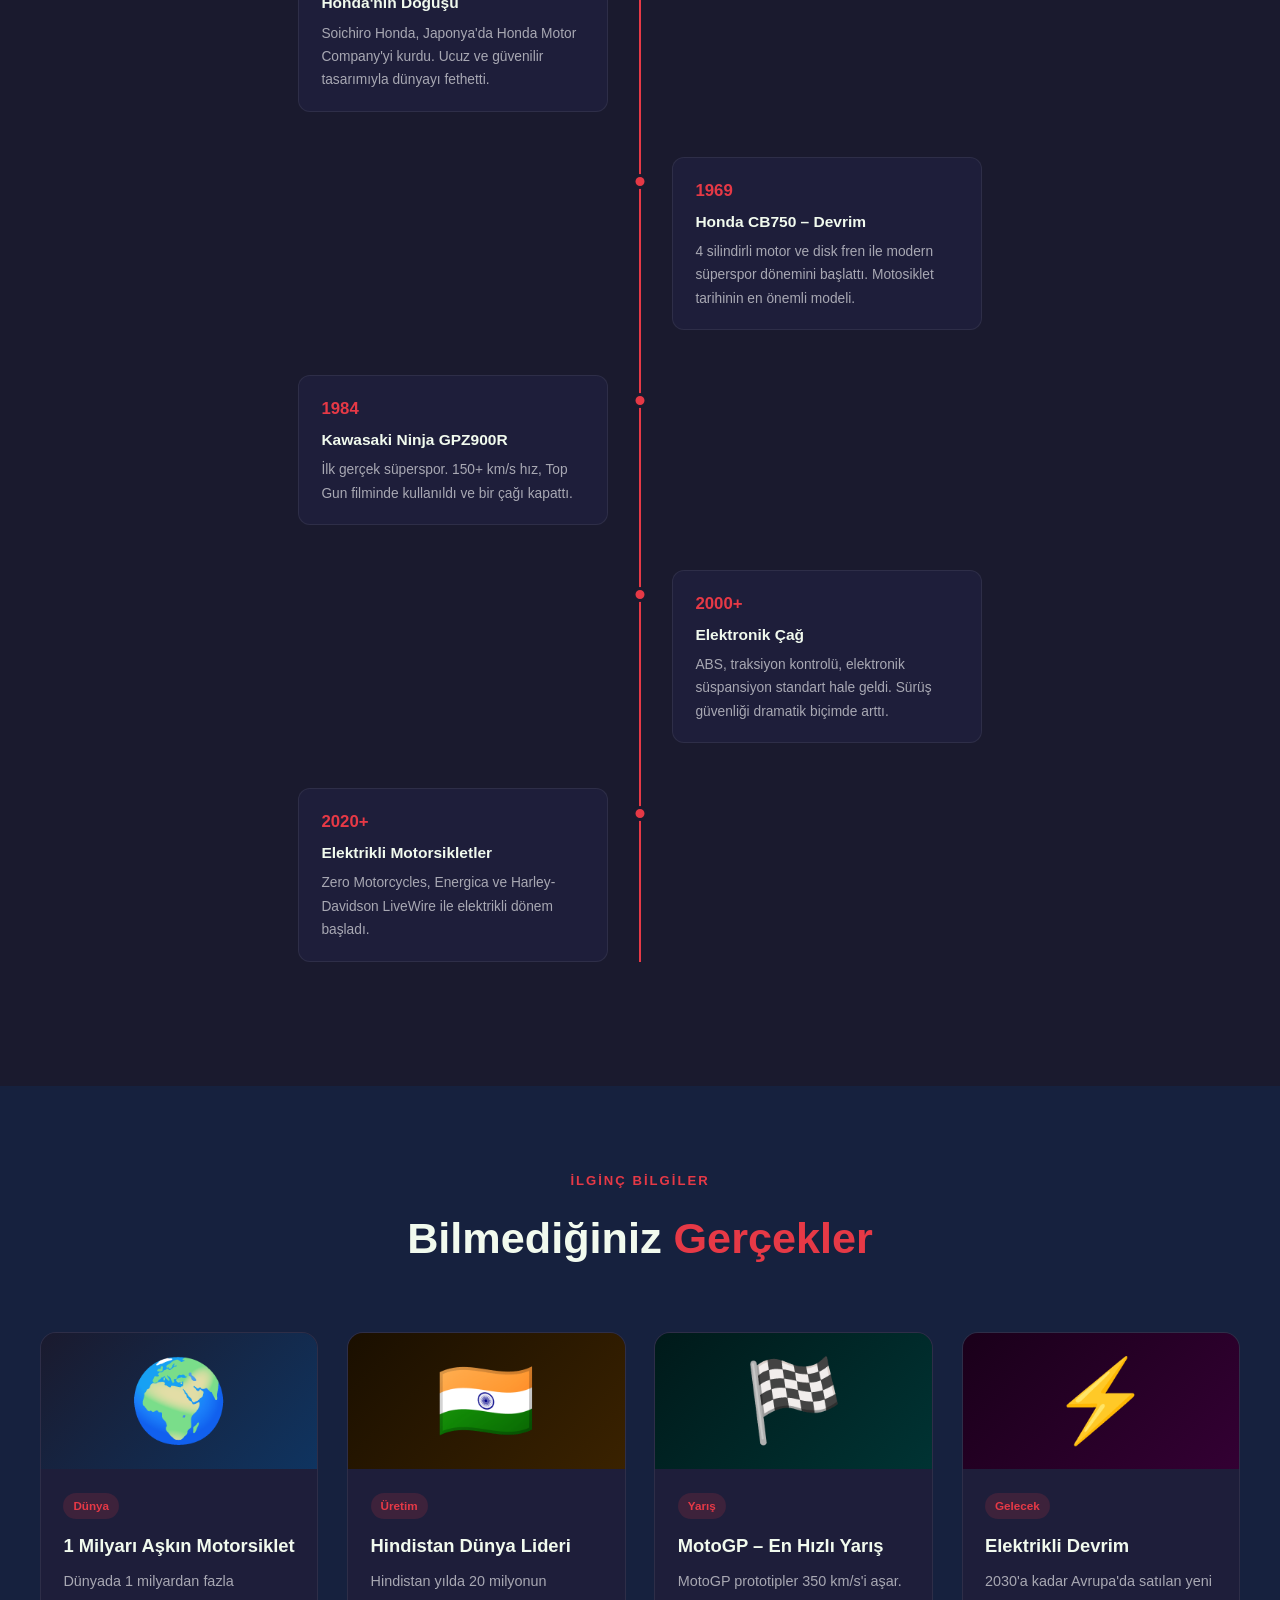
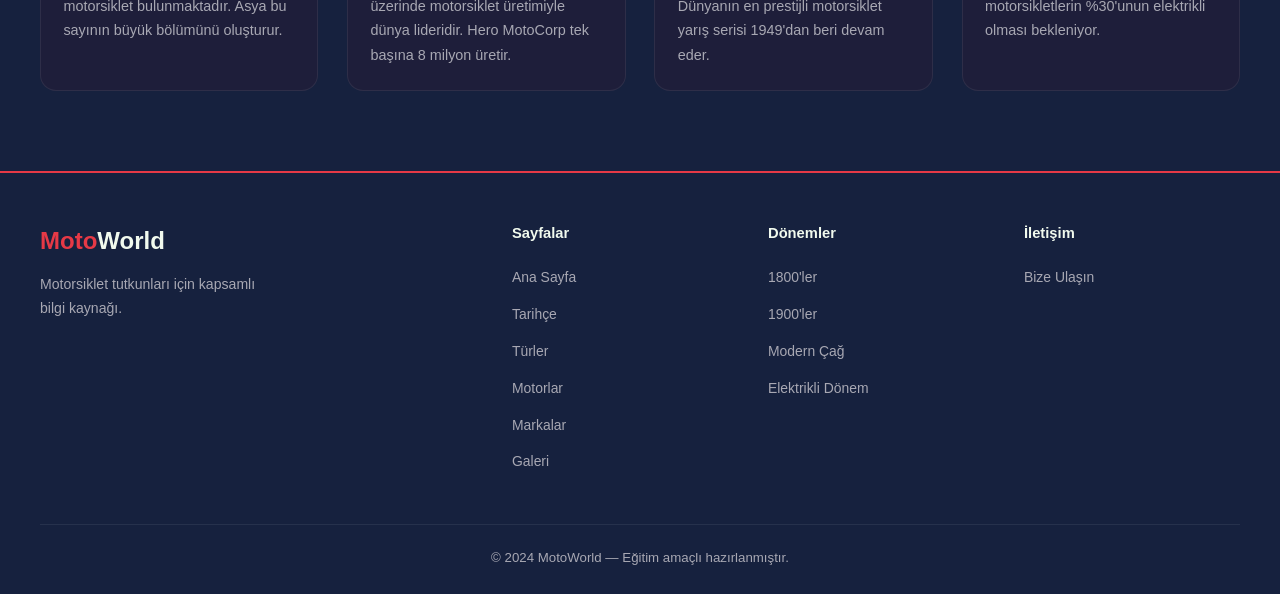
<file: Motorsiklet-sitesi/history.html>
<!DOCTYPE html>
<html lang="tr">
<head>
  <meta charset="UTF-8"/>
  <meta name="viewport" content="width=device-width, initial-scale=1.0"/>
  <title>Tarihçe – MotoWorld</title>
  <link rel="stylesheet" href="style.css"/>
</head>
<body>
<nav>
  <a href="index.html" class="logo">Moto<span>World</span></a>
  <ul class="nav-links" id="navLinks">
    <li><a href="index.html">Ana Sayfa</a></li>
    <li><a href="history.html" class="active">Tarihçe</a></li>
    <li><a href="types.html">Türler</a></li>
    <li><a href="engines.html">Motorlar</a></li>
    <li><a href="brands.html">Markalar</a></li>
    <li><a href="gallery.html">Galeri</a></li>
    <li><a href="contact.html">İletişim</a></li>
  </ul>
  <button class="hamburger" id="hamburger"><span></span><span></span><span></span></button>
</nav>

<div class="page-hero">
  <span class="badge">📖 Geçmişten Günümüze</span>
  <h1>Motorsikletin <span>Tarihi</span></h1>
  <p>1885'ten günümüze 150 yılı aşkın bir yolculuk.</p>
</div>

<section>
  <div class="section-header">
    <span class="section-tag">Zaman Çizelgesi</span>
    <h2>Önemli <span>Dönüm Noktaları</span></h2>
  </div>
  <div class="timeline">

    <div class="tl-item">
      <div class="tl-dot"></div>
      <div class="tl-box">
        <div class="tl-year">1818</div>
        <h3>İlk İki Tekerlekli Araç</h3>
        <p>Karl von Drais, pedalsız iki tekerlekli "Laufmaschine"yi icat etti. Motorsikletin atası sayılır.</p>
      </div>
    </div>

    <div class="tl-item">
      <div class="tl-dot"></div>
      <div class="tl-box">
        <div class="tl-year">1885</div>
        <h3>Daimler Reitwagen</h3>
        <p>Gottlieb Daimler ve Wilhelm Maybach, içten yanmalı motorla çalışan ilk motorsikleti üretti. Tarihte bir devrim.</p>
      </div>
    </div>

    <div class="tl-item">
      <div class="tl-dot"></div>
      <div class="tl-box">
        <div class="tl-year">1894</div>
        <h3>İlk Seri Üretim</h3>
        <p>Hildebrand & Wolfmüller, dünyada seri üretilen ilk motorsiklet markası oldu. Yılda 1000 adet üretim kapasitesi.</p>
      </div>
    </div>

    <div class="tl-item">
      <div class="tl-dot"></div>
      <div class="tl-box">
        <div class="tl-year">1903</div>
        <h3>Harley-Davidson Kuruluyor</h3>
        <p>William Harley ve Arthur Davidson, Milwaukee'de efsanevi markayı kurdular. İlk model ahşap çerçeve üzerine inşa edildi.</p>
      </div>
    </div>

    <div class="tl-item">
      <div class="tl-dot"></div>
      <div class="tl-box">
        <div class="tl-year">1948</div>
        <h3>Honda'nın Doğuşu</h3>
        <p>Soichiro Honda, Japonya'da Honda Motor Company'yi kurdu. Ucuz ve güvenilir tasarımıyla dünyayı fethetti.</p>
      </div>
    </div>

    <div class="tl-item">
      <div class="tl-dot"></div>
      <div class="tl-box">
        <div class="tl-year">1969</div>
        <h3>Honda CB750 – Devrim</h3>
        <p>4 silindirli motor ve disk fren ile modern süperspor dönemini başlattı. Motosiklet tarihinin en önemli modeli.</p>
      </div>
    </div>

    <div class="tl-item">
      <div class="tl-dot"></div>
      <div class="tl-box">
        <div class="tl-year">1984</div>
        <h3>Kawasaki Ninja GPZ900R</h3>
        <p>İlk gerçek süperspor. 150+ km/s hız, Top Gun filminde kullanıldı ve bir çağı kapattı.</p>
      </div>
    </div>

    <div class="tl-item">
      <div class="tl-dot"></div>
      <div class="tl-box">
        <div class="tl-year">2000+</div>
        <h3>Elektronik Çağ</h3>
        <p>ABS, traksiyon kontrolü, elektronik süspansiyon standart hale geldi. Sürüş güvenliği dramatik biçimde arttı.</p>
      </div>
    </div>

    <div class="tl-item">
      <div class="tl-dot"></div>
      <div class="tl-box">
        <div class="tl-year">2020+</div>
        <h3>Elektrikli Motorsikletler</h3>
        <p>Zero Motorcycles, Energica ve Harley-Davidson LiveWire ile elektrikli dönem başladı.</p>
      </div>
    </div>

  </div>
</section>

<section style="background:var(--dark2);">
  <div class="section-header">
    <span class="section-tag">İlginç Bilgiler</span>
    <h2>Bilmediğiniz <span>Gerçekler</span></h2>
  </div>
  <div class="cards-grid">
    <div class="card">
      <div class="card-img" style="background:linear-gradient(135deg,#1a1a2e,#0f3460);display:flex;align-items:center;justify-content:center;font-size:5rem;">🌍</div>
      <div class="card-body">
        <span class="card-tag">Dünya</span>
        <h3>1 Milyarı Aşkın Motorsiklet</h3>
        <p>Dünyada 1 milyardan fazla motorsiklet bulunmaktadır. Asya bu sayının büyük bölümünü oluşturur.</p>
      </div>
    </div>
    <div class="card">
      <div class="card-img" style="background:linear-gradient(135deg,#1a0f00,#3a2200);display:flex;align-items:center;justify-content:center;font-size:5rem;">🇮🇳</div>
      <div class="card-body">
        <span class="card-tag">Üretim</span>
        <h3>Hindistan Dünya Lideri</h3>
        <p>Hindistan yılda 20 milyonun üzerinde motorsiklet üretimiyle dünya lideridir. Hero MotoCorp tek başına 8 milyon üretir.</p>
      </div>
    </div>
    <div class="card">
      <div class="card-img" style="background:linear-gradient(135deg,#001a1a,#003333);display:flex;align-items:center;justify-content:center;font-size:5rem;">🏁</div>
      <div class="card-body">
        <span class="card-tag">Yarış</span>
        <h3>MotoGP – En Hızlı Yarış</h3>
        <p>MotoGP prototipler 350 km/s'i aşar. Dünyanın en prestijli motorsiklet yarış serisi 1949'dan beri devam eder.</p>
      </div>
    </div>
    <div class="card">
      <div class="card-img" style="background:linear-gradient(135deg,#1a001a,#330033);display:flex;align-items:center;justify-content:center;font-size:5rem;">⚡</div>
      <div class="card-body">
        <span class="card-tag">Gelecek</span>
        <h3>Elektrikli Devrim</h3>
        <p>2030'a kadar Avrupa'da satılan yeni motorsikletlerin %30'unun elektrikli olması bekleniyor.</p>
      </div>
    </div>
  </div>
</section>

<footer>
  <div class="footer-grid">
    <div class="footer-brand">
      <a href="index.html" class="logo">Moto<span>World</span></a>
      <p>Motorsiklet tutkunları için kapsamlı bilgi kaynağı.</p>
    </div>
    <div class="footer-col"><h4>Sayfalar</h4><ul>
      <li><a href="index.html">Ana Sayfa</a></li>
      <li><a href="history.html">Tarihçe</a></li>
      <li><a href="types.html">Türler</a></li>
      <li><a href="engines.html">Motorlar</a></li>
      <li><a href="brands.html">Markalar</a></li>
      <li><a href="gallery.html">Galeri</a></li>
    </ul></div>
    <div class="footer-col"><h4>Dönemler</h4><ul>
      <li><a href="history.html">1800'ler</a></li>
      <li><a href="history.html">1900'ler</a></li>
      <li><a href="history.html">Modern Çağ</a></li>
      <li><a href="history.html">Elektrikli Dönem</a></li>
    </ul></div>
    <div class="footer-col"><h4>İletişim</h4><ul>
      <li><a href="contact.html">Bize Ulaşın</a></li>
    </ul></div>
  </div>
  <div class="footer-bottom"><p>© 2024 MotoWorld — Eğitim amaçlı hazırlanmıştır.</p></div>
</footer>
<script>
  document.getElementById('hamburger').addEventListener('click',()=>document.getElementById('navLinks').classList.toggle('open'));
</script>
</body>
</html>
</file>
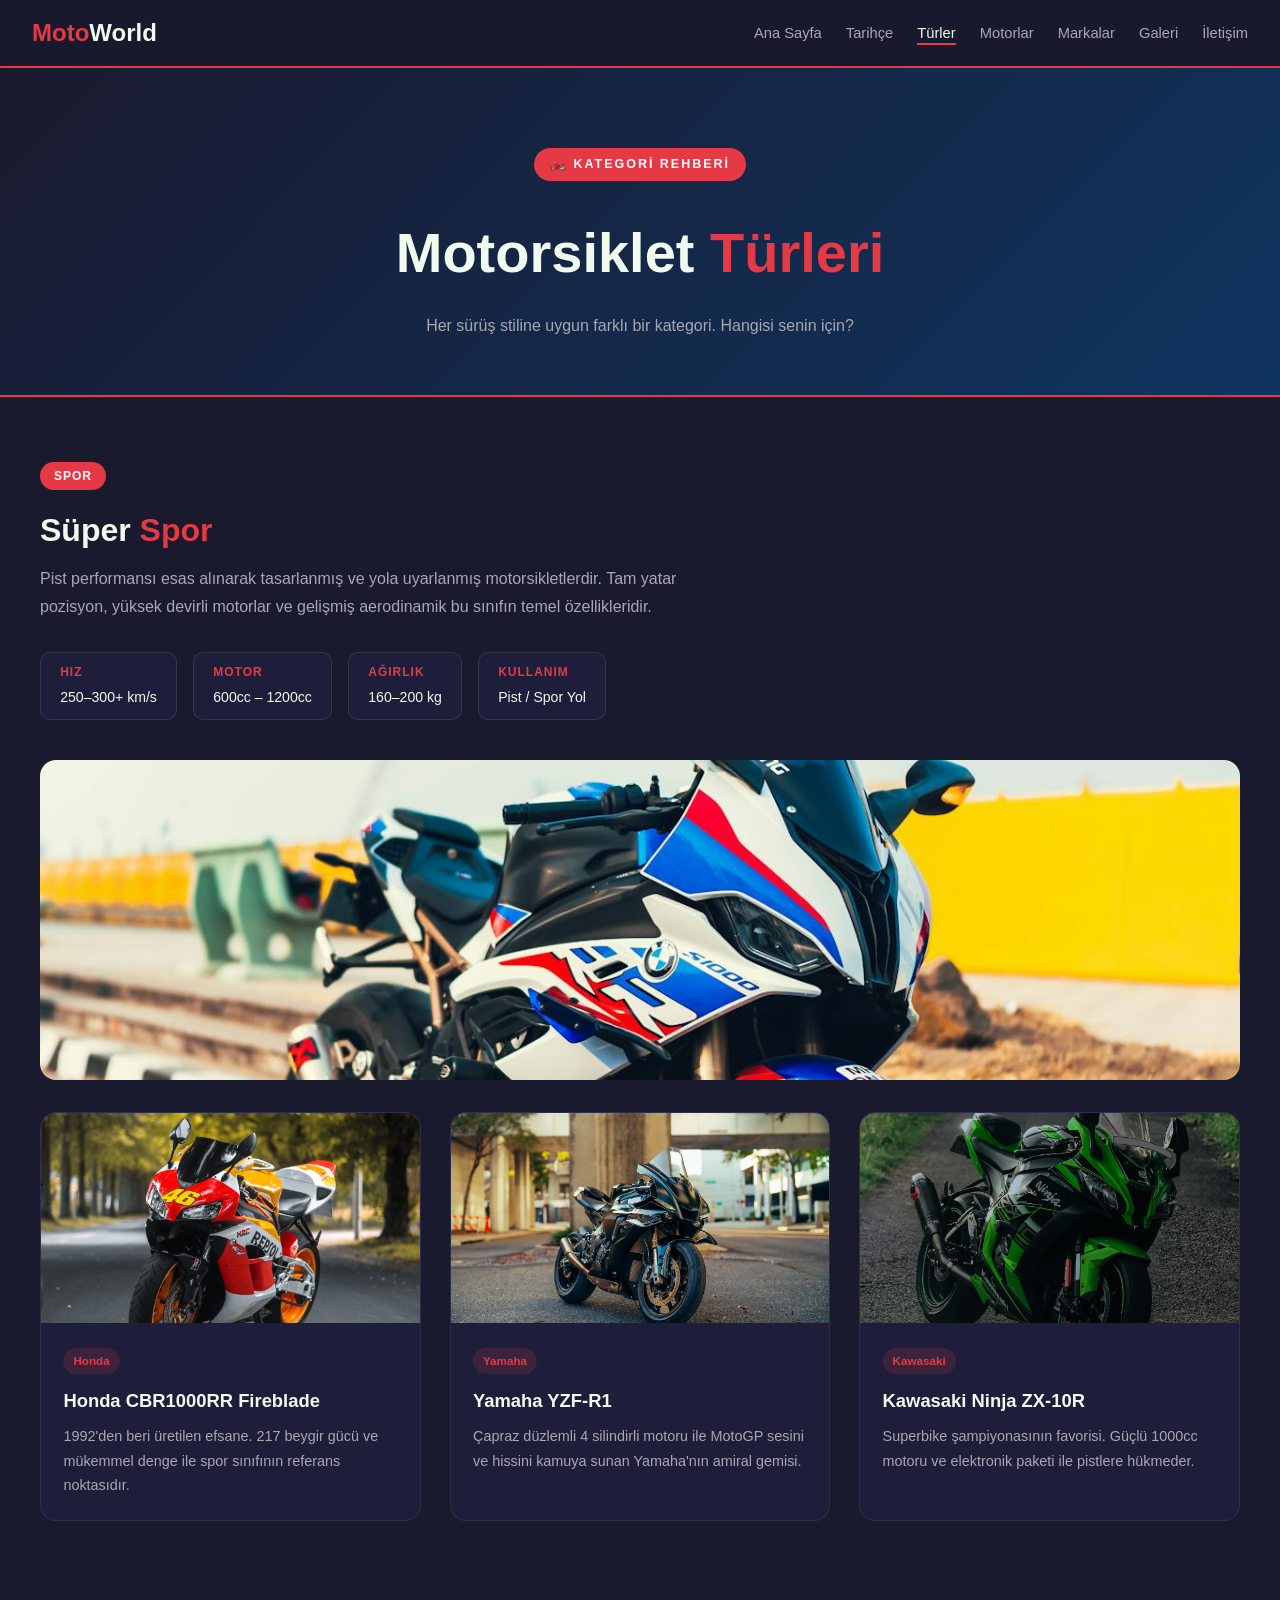
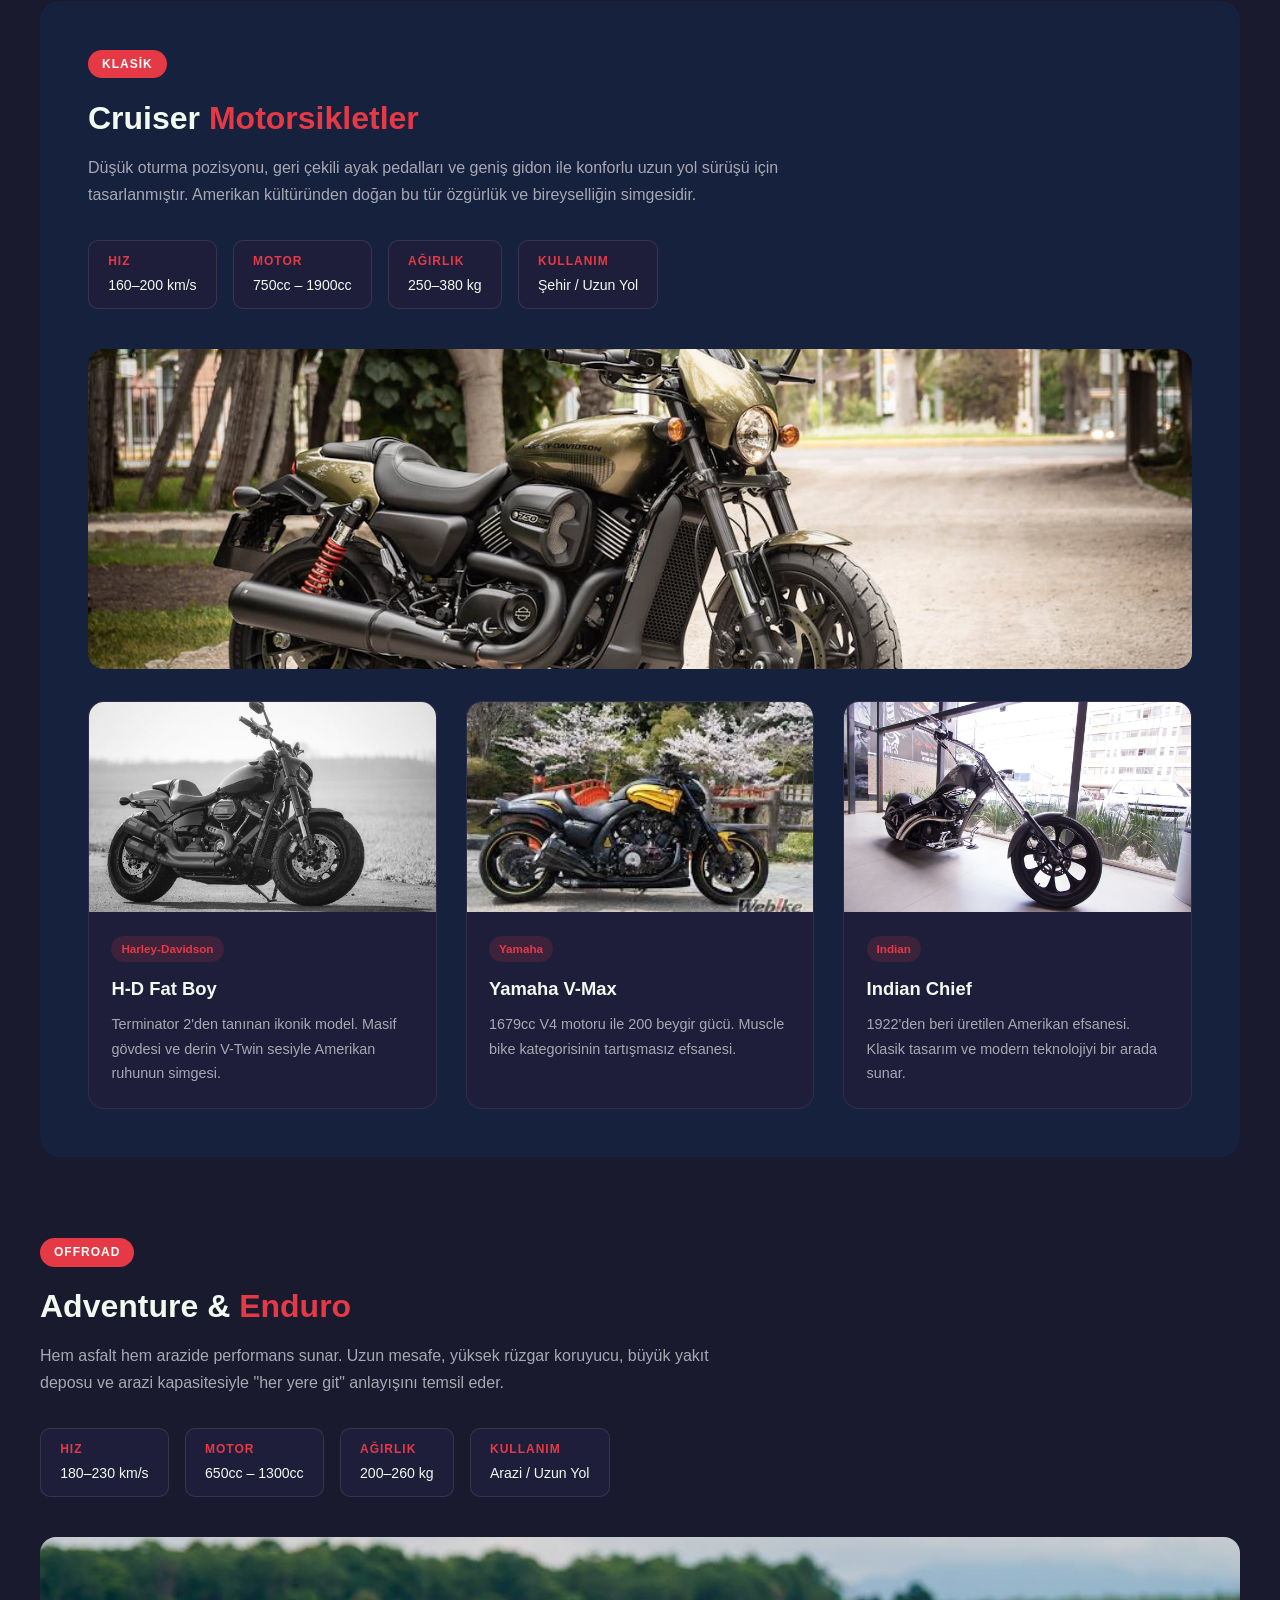
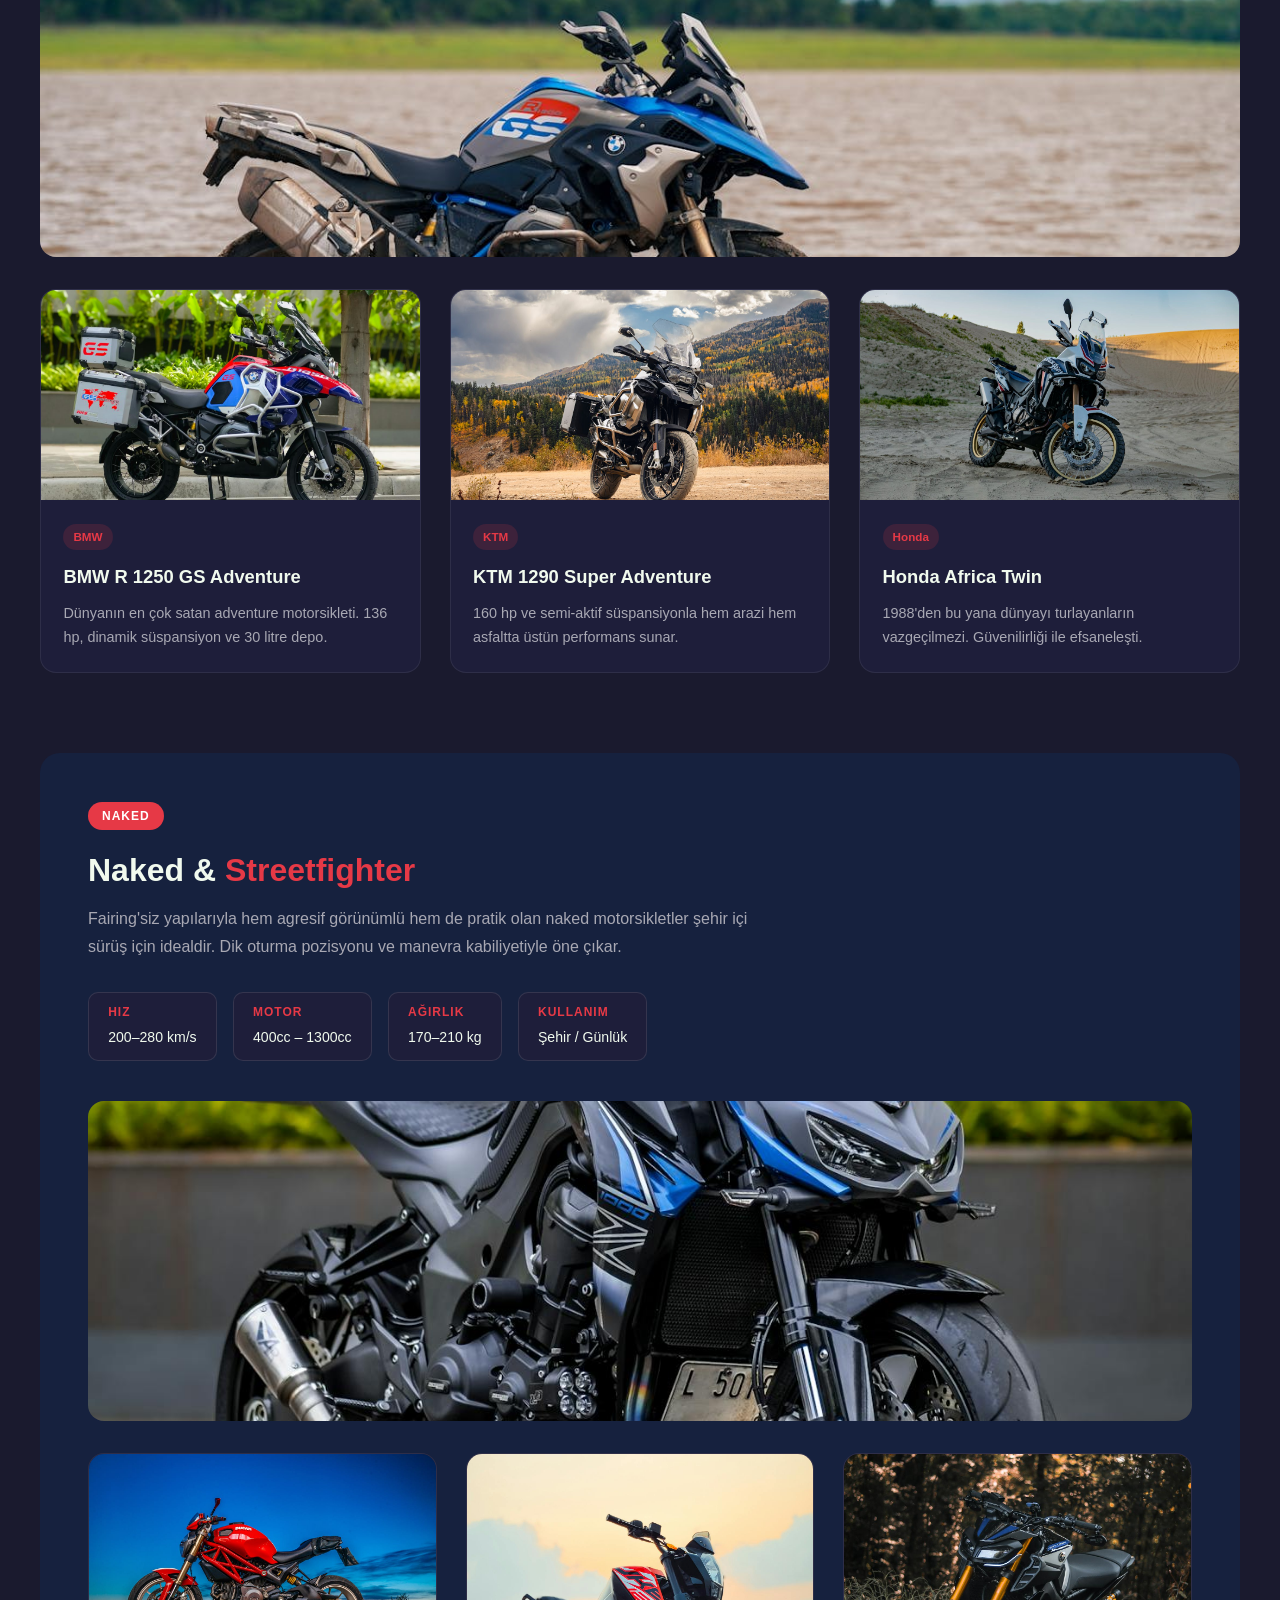
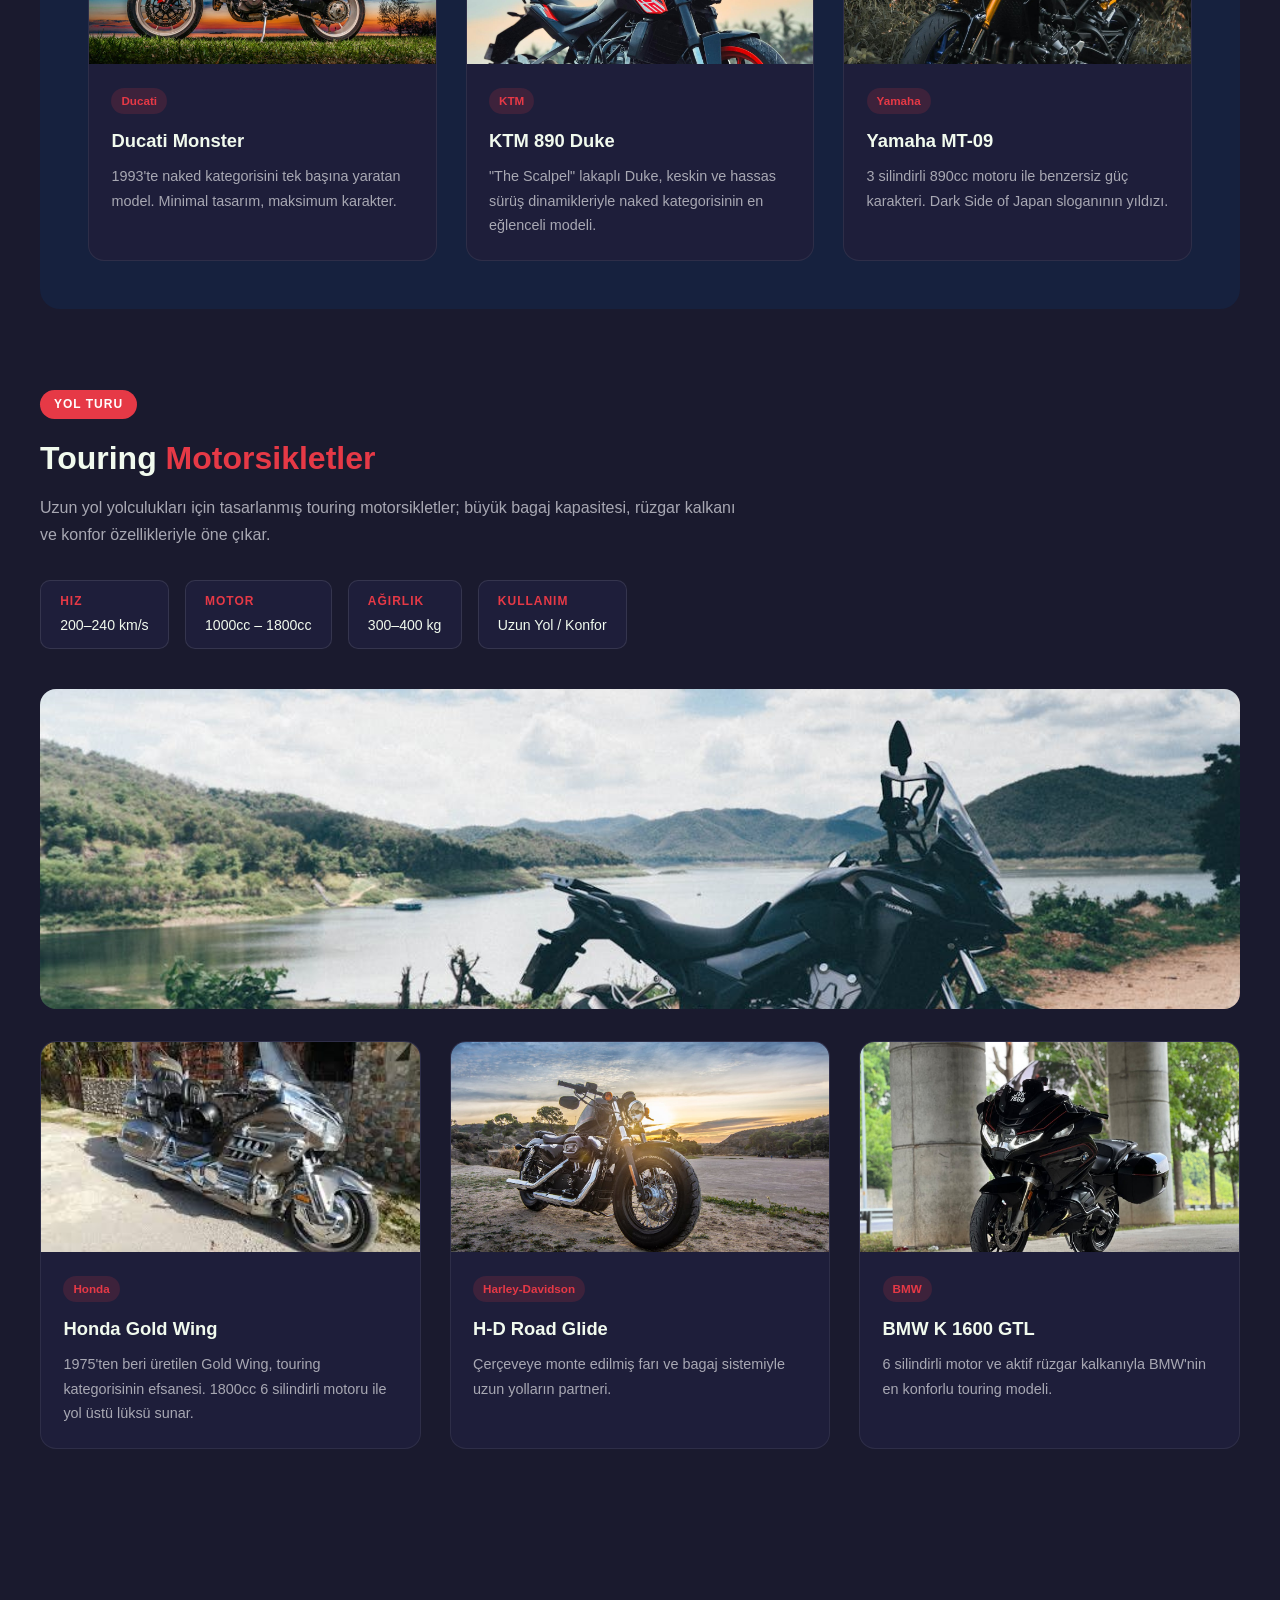
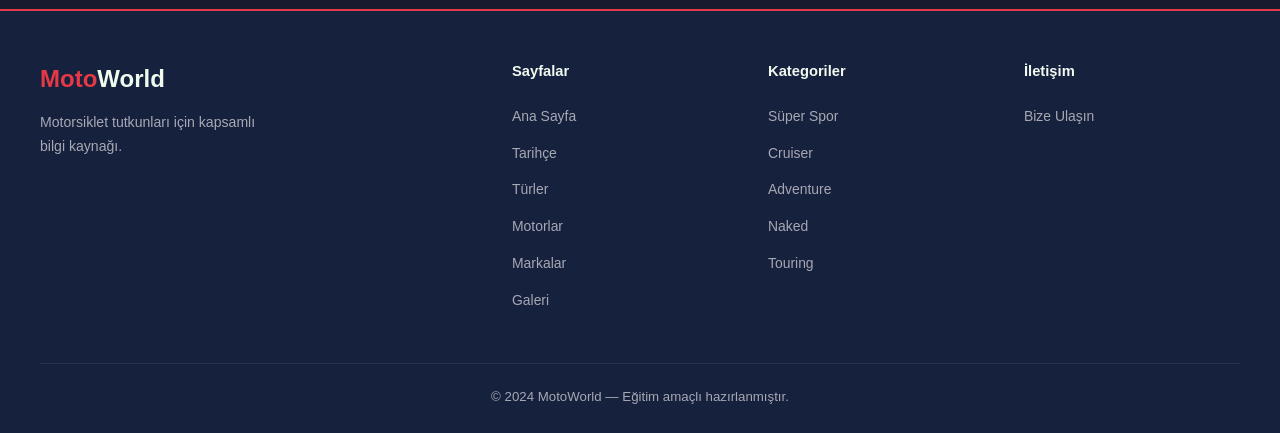
<file: Motorsiklet-sitesi/types.html>
<!DOCTYPE html>
<html lang="tr">
<head>
  <meta charset="UTF-8"/>
  <meta name="viewport" content="width=device-width, initial-scale=1.0"/>
  <title>Türler – MotoWorld</title>
  <link rel="stylesheet" href="style.css"/>
  <style>
    .type-hero {
      width: 100%;
      height: 320px;
      object-fit: cover;
      border-radius: 16px;
      margin-bottom: 2rem;
      display: block;
    }
    .type-section {
      max-width: 1200px;
      margin: 0 auto 5rem;
    }
    .type-section h2 {
      font-size: 2rem;
      font-weight: 800;
      margin-bottom: .5rem;
    }
    .type-section h2 span { color: var(--primary); }
    .type-section .type-desc {
      color: var(--gray);
      max-width: 700px;
      margin-bottom: 2rem;
    }
    .type-badge {
      display: inline-block;
      background: var(--primary);
      color: #fff;
      font-size: .75rem;
      font-weight: 700;
      padding: 4px 14px;
      border-radius: 20px;
      margin-bottom: .8rem;
      letter-spacing: 1px;
      text-transform: uppercase;
    }
    .specs-bar {
      display: flex;
      gap: 1rem;
      flex-wrap: wrap;
      margin-bottom: 2.5rem;
    }
    .spec-pill {
      background: var(--card-bg);
      border: 1px solid rgba(255,255,255,.1);
      border-radius: 10px;
      padding: .6rem 1.2rem;
      font-size: .88rem;
    }
    .spec-pill strong {
      color: var(--primary);
      display: block;
      font-size: .75rem;
      text-transform: uppercase;
      letter-spacing: 1px;
      margin-bottom: .2rem;
    }
  </style>
</head>
<body>

<nav>
  <a href="index.html" class="logo">Moto<span>World</span></a>
  <ul class="nav-links" id="navLinks">
    <li><a href="index.html">Ana Sayfa</a></li>
    <li><a href="history.html">Tarihçe</a></li>
    <li><a href="types.html" class="active">Türler</a></li>
    <li><a href="engines.html">Motorlar</a></li>
    <li><a href="brands.html">Markalar</a></li>
    <li><a href="gallery.html">Galeri</a></li>
    <li><a href="contact.html">İletişim</a></li>
  </ul>
  <button class="hamburger" id="hamburger"><span></span><span></span><span></span></button>
</nav>

<div class="page-hero">
  <span class="badge">🏍️ Kategori Rehberi</span>
  <h1>Motorsiklet <span>Türleri</span></h1>
  <p>Her sürüş stiline uygun farklı bir kategori. Hangisi senin için?</p>
</div>

<section style="padding-top:4rem;">

  <!-- SÜPER SPOR -->
  <div class="type-section">
    <span class="type-badge">Spor</span>
    <h2>Süper <span>Spor</span></h2>
    <p class="type-desc">Pist performansı esas alınarak tasarlanmış ve yola uyarlanmış motorsikletlerdir. Tam yatar pozisyon, yüksek devirli motorlar ve gelişmiş aerodinamik bu sınıfın temel özellikleridir.</p>
    <div class="specs-bar">
      <div class="spec-pill"><strong>Hız</strong>250–300+ km/s</div>
      <div class="spec-pill"><strong>Motor</strong>600cc – 1200cc</div>
      <div class="spec-pill"><strong>Ağırlık</strong>160–200 kg</div>
      <div class="spec-pill"><strong>Kullanım</strong>Pist / Spor Yol</div>
    </div>
    <img src="images/spor.jpg" alt="Süper Spor Motorsiklet" class="type-hero"/>
    <div class="cards-grid">
      <div class="card">
        <img src="images/spor2.jpg" alt="Honda CBR1000RR"/>
        <div class="card-body">
          <span class="card-tag">Honda</span>
          <h3>Honda CBR1000RR Fireblade</h3>
          <p>1992'den beri üretilen efsane. 217 beygir gücü ve mükemmel denge ile spor sınıfının referans noktasıdır.</p>
        </div>
      </div>
      <div class="card">
        <img src="images/spor3.jpg" alt="Yamaha R1"/>
        <div class="card-body">
          <span class="card-tag">Yamaha</span>
          <h3>Yamaha YZF-R1</h3>
          <p>Çapraz düzlemli 4 silindirli motoru ile MotoGP sesini ve hissini kamuya sunan Yamaha'nın amiral gemisi.</p>
        </div>
      </div>
      <div class="card">
        <img src="images/spor4.jpg" alt="Kawasaki ZX-10R"/>
        <div class="card-body">
          <span class="card-tag">Kawasaki</span>
          <h3>Kawasaki Ninja ZX-10R</h3>
          <p>Superbike şampiyonasının favorisi. Güçlü 1000cc motoru ve elektronik paketi ile pistlere hükmeder.</p>
        </div>
      </div>
    </div>
  </div>

  <!-- CRUİSER -->
  <div class="type-section" style="background:var(--dark2);padding:3rem;border-radius:20px;">
    <span class="type-badge">Klasik</span>
    <h2>Cruiser <span>Motorsikletler</span></h2>
    <p class="type-desc">Düşük oturma pozisyonu, geri çekili ayak pedalları ve geniş gidon ile konforlu uzun yol sürüşü için tasarlanmıştır. Amerikan kültüründen doğan bu tür özgürlük ve bireyselliğin simgesidir.</p>
    <div class="specs-bar">
      <div class="spec-pill"><strong>Hız</strong>160–200 km/s</div>
      <div class="spec-pill"><strong>Motor</strong>750cc – 1900cc</div>
      <div class="spec-pill"><strong>Ağırlık</strong>250–380 kg</div>
      <div class="spec-pill"><strong>Kullanım</strong>Şehir / Uzun Yol</div>
    </div>
    <img src="images/cruiser.jpg" alt="Cruiser Motorsiklet" class="type-hero"/>
    <div class="cards-grid">
      <div class="card">
        <img src="images/cruiser2.jpg" alt="Harley Fat Boy"/>
        <div class="card-body">
          <span class="card-tag">Harley-Davidson</span>
          <h3>H-D Fat Boy</h3>
          <p>Terminator 2'den tanınan ikonik model. Masif gövdesi ve derin V-Twin sesiyle Amerikan ruhunun simgesi.</p>
        </div>
      </div>
      <div class="card">
        <img src="images/cruiser3.jpg" alt="Yamaha V-Max"/>
        <div class="card-body">
          <span class="card-tag">Yamaha</span>
          <h3>Yamaha V-Max</h3>
          <p>1679cc V4 motoru ile 200 beygir gücü. Muscle bike kategorisinin tartışmasız efsanesi.</p>
        </div>
      </div>
      <div class="card">
        <img src="images/cruiser4.jpg" alt="Indian Chief"/>
        <div class="card-body">
          <span class="card-tag">Indian</span>
          <h3>Indian Chief</h3>
          <p>1922'den beri üretilen Amerikan efsanesi. Klasik tasarım ve modern teknolojiyi bir arada sunar.</p>
        </div>
      </div>
    </div>
  </div>

  <!-- ADVENTURE -->
  <div class="type-section">
    <span class="type-badge">Offroad</span>
    <h2>Adventure & <span>Enduro</span></h2>
    <p class="type-desc">Hem asfalt hem arazide performans sunar. Uzun mesafe, yüksek rüzgar koruyucu, büyük yakıt deposu ve arazi kapasitesiyle "her yere git" anlayışını temsil eder.</p>
    <div class="specs-bar">
      <div class="spec-pill"><strong>Hız</strong>180–230 km/s</div>
      <div class="spec-pill"><strong>Motor</strong>650cc – 1300cc</div>
      <div class="spec-pill"><strong>Ağırlık</strong>200–260 kg</div>
      <div class="spec-pill"><strong>Kullanım</strong>Arazi / Uzun Yol</div>
    </div>
    <img src="images/adventure.jpg" alt="Adventure Motorsiklet" class="type-hero"/>
    <div class="cards-grid">
      <div class="card">
        <img src="images/adventure2.jpg" alt="BMW GS"/>
        <div class="card-body">
          <span class="card-tag">BMW</span>
          <h3>BMW R 1250 GS Adventure</h3>
          <p>Dünyanın en çok satan adventure motorsikleti. 136 hp, dinamik süspansiyon ve 30 litre depo.</p>
        </div>
      </div>
      <div class="card">
        <img src="images/adventure3.jpg" alt="KTM 1290"/>
        <div class="card-body">
          <span class="card-tag">KTM</span>
          <h3>KTM 1290 Super Adventure</h3>
          <p>160 hp ve semi-aktif süspansiyonla hem arazi hem asfaltta üstün performans sunar.</p>
        </div>
      </div>
      <div class="card">
        <img src="images/adventure4.jpg" alt="Honda Africa Twin"/>
        <div class="card-body">
          <span class="card-tag">Honda</span>
          <h3>Honda Africa Twin</h3>
          <p>1988'den bu yana dünyayı turlayanların vazgeçilmezi. Güvenilirliği ile efsaneleşti.</p>
        </div>
      </div>
    </div>
  </div>

  <!-- NAKED -->
  <div class="type-section" style="background:var(--dark2);padding:3rem;border-radius:20px;">
    <span class="type-badge">Naked</span>
    <h2>Naked & <span>Streetfighter</span></h2>
    <p class="type-desc">Fairing'siz yapılarıyla hem agresif görünümlü hem de pratik olan naked motorsikletler şehir içi sürüş için idealdir. Dik oturma pozisyonu ve manevra kabiliyetiyle öne çıkar.</p>
    <div class="specs-bar">
      <div class="spec-pill"><strong>Hız</strong>200–280 km/s</div>
      <div class="spec-pill"><strong>Motor</strong>400cc – 1300cc</div>
      <div class="spec-pill"><strong>Ağırlık</strong>170–210 kg</div>
      <div class="spec-pill"><strong>Kullanım</strong>Şehir / Günlük</div>
    </div>
    <img src="images/naked.jpg" alt="Naked Motorsiklet" class="type-hero"/>
    <div class="cards-grid">
      <div class="card">
        <img src="images/naked2.jpg" alt="Ducati Monster"/>
        <div class="card-body">
          <span class="card-tag">Ducati</span>
          <h3>Ducati Monster</h3>
          <p>1993'te naked kategorisini tek başına yaratan model. Minimal tasarım, maksimum karakter.</p>
        </div>
      </div>
      <div class="card">
        <img src="images/naked3.jpg" alt="KTM Duke"/>
        <div class="card-body">
          <span class="card-tag">KTM</span>
          <h3>KTM 890 Duke</h3>
          <p>"The Scalpel" lakaplı Duke, keskin ve hassas sürüş dinamikleriyle naked kategorisinin en eğlenceli modeli.</p>
        </div>
      </div>
      <div class="card">
        <img src="images/naked4.jpg" alt="Yamaha MT-09"/>
        <div class="card-body">
          <span class="card-tag">Yamaha</span>
          <h3>Yamaha MT-09</h3>
          <p>3 silindirli 890cc motoru ile benzersiz güç karakteri. Dark Side of Japan sloganının yıldızı.</p>
        </div>
      </div>
    </div>
  </div>

  <!-- TOURING -->
  <div class="type-section">
    <span class="type-badge">Yol Turu</span>
    <h2>Touring <span>Motorsikletler</span></h2>
    <p class="type-desc">Uzun yol yolculukları için tasarlanmış touring motorsikletler; büyük bagaj kapasitesi, rüzgar kalkanı ve konfor özellikleriyle öne çıkar.</p>
    <div class="specs-bar">
      <div class="spec-pill"><strong>Hız</strong>200–240 km/s</div>
      <div class="spec-pill"><strong>Motor</strong>1000cc – 1800cc</div>
      <div class="spec-pill"><strong>Ağırlık</strong>300–400 kg</div>
      <div class="spec-pill"><strong>Kullanım</strong>Uzun Yol / Konfor</div>
    </div>
    <img src="images/touring.jpg" alt="Touring Motorsiklet" class="type-hero"/>
    <div class="cards-grid">
      <div class="card">
        <img src="images/touring2.jpg" alt="Honda Gold Wing"/>
        <div class="card-body">
          <span class="card-tag">Honda</span>
          <h3>Honda Gold Wing</h3>
          <p>1975'ten beri üretilen Gold Wing, touring kategorisinin efsanesi. 1800cc 6 silindirli motoru ile yol üstü lüksü sunar.</p>
        </div>
      </div>
      <div class="card">
        <img src="images/touring3.jpg" alt="Harley Road Glide"/>
        <div class="card-body">
          <span class="card-tag">Harley-Davidson</span>
          <h3>H-D Road Glide</h3>
          <p>Çerçeveye monte edilmiş farı ve bagaj sistemiyle uzun yolların partneri.</p>
        </div>
      </div>
      <div class="card">
        <img src="images/touring4.jpg" alt="BMW K1600"/>
        <div class="card-body">
          <span class="card-tag">BMW</span>
          <h3>BMW K 1600 GTL</h3>
          <p>6 silindirli motor ve aktif rüzgar kalkanıyla BMW'nin en konforlu touring modeli.</p>
        </div>
      </div>
    </div>
  </div>

</section>

<footer>
  <div class="footer-grid">
    <div class="footer-brand">
      <a href="index.html" class="logo">Moto<span>World</span></a>
      <p>Motorsiklet tutkunları için kapsamlı bilgi kaynağı.</p>
    </div>
    <div class="footer-col"><h4>Sayfalar</h4><ul>
      <li><a href="index.html">Ana Sayfa</a></li>
      <li><a href="history.html">Tarihçe</a></li>
      <li><a href="types.html">Türler</a></li>
      <li><a href="engines.html">Motorlar</a></li>
      <li><a href="brands.html">Markalar</a></li>
      <li><a href="gallery.html">Galeri</a></li>
    </ul></div>
    <div class="footer-col"><h4>Kategoriler</h4><ul>
      <li><a href="types.html">Süper Spor</a></li>
      <li><a href="types.html">Cruiser</a></li>
      <li><a href="types.html">Adventure</a></li>
      <li><a href="types.html">Naked</a></li>
      <li><a href="types.html">Touring</a></li>
    </ul></div>
    <div class="footer-col"><h4>İletişim</h4><ul>
      <li><a href="contact.html">Bize Ulaşın</a></li>
    </ul></div>
  </div>
  <div class="footer-bottom"><p>© 2024 MotoWorld — Eğitim amaçlı hazırlanmıştır.</p></div>
</footer>

<script>
  document.getElementById('hamburger').addEventListener('click', () => {
    document.getElementById('navLinks').classList.toggle('open');
  });
</script>
</body>
</html>
</file>
<file: Motorsiklet-sitesi/style.css>
* { margin: 0; padding: 0; box-sizing: border-box; }

:root {
  --primary: #e63946;
  --dark: #1a1a2e;
  --dark2: #16213e;
  --dark3: #0f3460;
  --light: #f1faee;
  --gray: #a8a8b3;
  --card-bg: #1e1e3a;
  --font: 'Segoe UI', Tahoma, Geneva, Verdana, sans-serif;
}

html { scroll-behavior: smooth; }
body { font-family: var(--font); background: var(--dark); color: var(--light); line-height: 1.7; }
a { text-decoration: none; color: inherit; }
img { max-width: 100%; display: block; }

/* NAVBAR */
nav {
  position: sticky; top: 0; z-index: 1000;
  background: rgba(26,26,46,0.97);
  backdrop-filter: blur(10px);
  border-bottom: 2px solid var(--primary);
  padding: 0 2rem;
  display: flex; justify-content: space-between; align-items: center;
  height: 68px;
}
.logo { font-size: 1.5rem; font-weight: 900; color: var(--primary); }
.logo span { color: var(--light); }
.nav-links { list-style: none; display: flex; gap: 1.5rem; }
.nav-links a {
  font-size: .92rem; font-weight: 500; color: var(--gray);
  transition: color .3s; position: relative; padding-bottom: 4px;
}
.nav-links a::after {
  content: ''; position: absolute; bottom: 0; left: 0;
  width: 0; height: 2px; background: var(--primary); transition: width .3s;
}
.nav-links a:hover, .nav-links a.active { color: var(--light); }
.nav-links a:hover::after, .nav-links a.active::after { width: 100%; }

.hamburger { display: none; flex-direction: column; gap: 5px; background: none; border: none; cursor: pointer; }
.hamburger span { width: 25px; height: 3px; background: var(--light); border-radius: 3px; }

/* HERO */
.hero {
  min-height: 91vh; display: flex; align-items: center;
  justify-content: center; text-align: center; padding: 2rem;
  background: linear-gradient(135deg, var(--dark) 0%, var(--dark3) 100%);
  position: relative; overflow: hidden;
}
.hero::before {
  content: ''; position: absolute; width: 700px; height: 700px;
  background: radial-gradient(circle, rgba(230,57,70,.13) 0%, transparent 70%);
  top: 50%; left: 50%; transform: translate(-50%,-50%);
}
.hero-content { position: relative; z-index: 1; }
.badge {
  display: inline-block; background: var(--primary); color: #fff;
  font-size: .78rem; font-weight: 700; letter-spacing: 2px;
  text-transform: uppercase; padding: 6px 16px; border-radius: 20px; margin-bottom: 1.5rem;
}
.hero h1 { font-size: clamp(2.4rem,6vw,5rem); font-weight: 900; line-height: 1.1; margin-bottom: 1.4rem; }
.hero h1 span { color: var(--primary); }
.hero p { font-size: 1.1rem; color: var(--gray); max-width: 580px; margin: 0 auto 2.5rem; }

/* BUTTONS */
.btn { display: inline-block; padding: 13px 32px; border-radius: 50px; font-weight: 700; font-size: .97rem; transition: all .3s; border: none; cursor: pointer; }
.btn-primary { background: var(--primary); color: #fff; }
.btn-primary:hover { background: #c1121f; transform: translateY(-2px); box-shadow: 0 8px 25px rgba(230,57,70,.4); }
.btn-outline { background: transparent; color: var(--light); border: 2px solid var(--light); margin-left: 1rem; }
.btn-outline:hover { background: var(--light); color: var(--dark); transform: translateY(-2px); }

/* STATS */
.stats-bar { background: var(--dark2); padding: 3.5rem 2rem; }
.stats-grid { display: grid; grid-template-columns: repeat(auto-fit,minmax(160px,1fr)); gap: 2rem; max-width: 860px; margin: 0 auto; text-align: center; }
.stat-item h3 { font-size: 2.8rem; font-weight: 900; color: var(--primary); }
.stat-item p { color: var(--gray); font-size: .93rem; }

/* SECTIONS */
section { padding: 5rem 2rem; }
.section-header { text-align: center; margin-bottom: 3.5rem; }
.section-tag { display: inline-block; color: var(--primary); font-size: .82rem; font-weight: 700; letter-spacing: 2px; text-transform: uppercase; margin-bottom: .6rem; }
.section-header h2 { font-size: clamp(1.8rem,4vw,2.7rem); font-weight: 800; margin-bottom: .8rem; }
.section-header h2 span { color: var(--primary); }
.section-header p { color: var(--gray); max-width: 580px; margin: 0 auto; }

/* CARDS */
.cards-grid { display: grid; grid-template-columns: repeat(auto-fit,minmax(270px,1fr)); gap: 1.8rem; max-width: 1200px; margin: 0 auto; }
.card { background: var(--card-bg); border-radius: 16px; overflow: hidden; border: 1px solid rgba(255,255,255,.07); transition: transform .3s, box-shadow .3s; }
.card:hover { transform: translateY(-6px); box-shadow: 0 20px 40px rgba(0,0,0,.4); }
.card img { width: 100%; height: 210px; object-fit: cover; }
.card-icon { width: 100%; height: 210px; display: flex; align-items: center; justify-content: center; font-size: 4.5rem; background: linear-gradient(135deg,var(--dark3),var(--dark2)); }
.card-body { padding: 1.4rem; }
.card-tag { display: inline-block; background: rgba(230,57,70,.15); color: var(--primary); font-size: .73rem; font-weight: 700; padding: 3px 10px; border-radius: 20px; margin-bottom: .7rem; }
.card-body h3 { font-size: 1.15rem; font-weight: 700; margin-bottom: .5rem; }
.card-body p { color: var(--gray); font-size: .9rem; }

/* PAGE HERO */
.page-hero {
  background: linear-gradient(135deg, var(--dark) 0%, var(--dark3) 100%);
  padding: 5rem 2rem 3.5rem; text-align: center;
  border-bottom: 2px solid var(--primary);
}
.page-hero h1 { font-size: clamp(2rem,5vw,3.5rem); font-weight: 900; margin-bottom: .7rem; }
.page-hero h1 span { color: var(--primary); }
.page-hero p { color: var(--gray); max-width: 560px; margin: 0 auto; }

/* TIMELINE */
.timeline { max-width: 780px; margin: 0 auto; position: relative; }
.timeline::before { content: ''; position: absolute; left: 50%; top: 0; bottom: 0; width: 2px; background: var(--primary); transform: translateX(-50%); }
.tl-item { display: flex; justify-content: flex-end; padding-right: calc(50% + 2rem); margin-bottom: 2.8rem; position: relative; }
.tl-item:nth-child(even) { justify-content: flex-start; padding-right: 0; padding-left: calc(50% + 2rem); }
.tl-dot { position: absolute; left: 50%; top: 1.1rem; width: 15px; height: 15px; background: var(--primary); border-radius: 50%; transform: translateX(-50%); border: 3px solid var(--dark); }
.tl-box { background: var(--card-bg); border-radius: 12px; padding: 1.2rem 1.4rem; border: 1px solid rgba(255,255,255,.07); max-width: 310px; }
.tl-year { color: var(--primary); font-weight: 800; font-size: 1.05rem; margin-bottom: .2rem; }
.tl-box h3 { font-size: .97rem; margin-bottom: .3rem; }
.tl-box p { color: var(--gray); font-size: .86rem; }

/* ENGINE CARD */
.engine-card { background: var(--card-bg); border-radius: 16px; overflow: hidden; border: 1px solid rgba(255,255,255,.07); border-top: 4px solid var(--primary); transition: transform .3s; }
.engine-card:hover { transform: translateY(-4px); }
.engine-card img { width: 100%; height: 200px; object-fit: cover; }
.engine-body { padding: 1.5rem; }
.engine-body h3 { font-size: 1.2rem; margin-bottom: .3rem; }
.etype { color: var(--primary); font-size: .8rem; font-weight: 700; text-transform: uppercase; letter-spacing: 1px; margin-bottom: .8rem; }
.engine-body p { color: var(--gray); font-size: .9rem; margin-bottom: 1rem; }
.spec-list { list-style: none; }
.spec-list li { display: flex; justify-content: space-between; padding: .55rem 0; border-bottom: 1px solid rgba(255,255,255,.06); font-size: .88rem; }
.spec-list li:last-child { border-bottom: none; }
.spec-list li span:first-child { color: var(--gray); }
.spec-list li span:last-child { font-weight: 600; }

/* BRAND CARD */
.brand-card { background: var(--card-bg); border-radius: 16px; overflow: hidden; border: 1px solid rgba(255,255,255,.07); transition: transform .3s, border-color .3s; }
.brand-card:hover { transform: translateY(-6px); border-color: var(--primary); }
.brand-card img { width: 100%; height: 200px; object-fit: cover; }
.brand-body { padding: 1.5rem; text-align: center; }
.brand-emoji { font-size: 2.5rem; margin-bottom: .5rem; }
.brand-body h3 { font-size: 1.15rem; margin-bottom: .25rem; }
.brand-country { color: var(--gray); font-size: .83rem; margin-bottom: .7rem; }
.brand-body p { color: var(--gray); font-size: .88rem; }
.brand-year { display: inline-block; margin-top: .8rem; background: rgba(230,57,70,.13); color: var(--primary); font-size: .78rem; font-weight: 700; padding: 3px 12px; border-radius: 20px; }

/* GALLERY */
.gallery-grid { display: grid; grid-template-columns: repeat(auto-fit,minmax(280px,1fr)); gap: 1.2rem; max-width: 1200px; margin: 0 auto; }
.gal-item { border-radius: 14px; overflow: hidden; position: relative; cursor: pointer; }
.gal-item img { width: 100%; height: 220px; object-fit: cover; transition: transform .4s; display: block; }
.gal-item:hover img { transform: scale(1.07); }
.gal-overlay { position: absolute; inset: 0; background: rgba(0,0,0,0); display: flex; align-items: flex-end; padding: 1rem; transition: background .3s; }
.gal-item:hover .gal-overlay { background: rgba(230,57,70,.55); }
.gal-overlay p { font-weight: 700; font-size: 1rem; opacity: 0; transform: translateY(8px); transition: all .3s; }
.gal-item:hover .gal-overlay p { opacity: 1; transform: translateY(0); }

/* LIGHTBOX */
.lightbox { display: none; position: fixed; inset: 0; background: rgba(0,0,0,.9); z-index: 9999; align-items: center; justify-content: center; }
.lightbox.open { display: flex; }
.lightbox img { max-width: 90vw; max-height: 85vh; border-radius: 12px; object-fit: contain; }
.lightbox-close { position: absolute; top: 1.5rem; right: 2rem; font-size: 2.5rem; color: white; cursor: pointer; background: none; border: none; }

/* CONTACT */
.contact-wrap { display: grid; grid-template-columns: 1fr 1.6fr; gap: 3rem; max-width: 980px; margin: 0 auto; }
.contact-info h3 { font-size: 1.35rem; margin-bottom: 1.5rem; }
.c-item { display: flex; gap: 1rem; margin-bottom: 1.5rem; align-items: flex-start; }
.c-icon { font-size: 1.5rem; min-width: 38px; }
.c-item strong { display: block; margin-bottom: .15rem; }
.c-item p { color: var(--gray); font-size: .9rem; }
.form-group { margin-bottom: 1.2rem; }
.form-group label { display: block; font-size: .85rem; font-weight: 600; color: var(--gray); margin-bottom: .45rem; }
.form-group input, .form-group textarea, .form-group select { width: 100%; background: var(--card-bg); border: 1px solid rgba(255,255,255,.1); border-radius: 10px; padding: 11px 15px; color: var(--light); font-family: var(--font); font-size: .93rem; transition: border-color .3s; }
.form-group input:focus, .form-group textarea:focus, .form-group select:focus { outline: none; border-color: var(--primary); }
.form-group textarea { resize: vertical; min-height: 140px; }
.form-row { display: grid; grid-template-columns: 1fr 1fr; gap: 1rem; }

/* SUCCESS MSG */
.success-msg { display: none; background: rgba(34,197,94,.15); border: 1px solid rgba(34,197,94,.4); color: #4ade80; padding: 1rem 1.5rem; border-radius: 10px; margin-top: 1rem; text-align: center; font-weight: 600; }

/* TABLE */
.table-wrap { max-width: 1000px; margin: 0 auto; overflow-x: auto; border-radius: 12px; }
table { width: 100%; border-collapse: collapse; background: var(--card-bg); }
thead { background: var(--primary); }
thead th { padding: 1rem 1.2rem; text-align: left; font-size: .88rem; font-weight: 700; }
tbody tr { border-bottom: 1px solid rgba(255,255,255,.06); transition: background .2s; }
tbody tr:hover { background: rgba(230,57,70,.08); }
tbody td { padding: .95rem 1.2rem; font-size: .9rem; color: var(--gray); }
tbody td:first-child { color: var(--light); font-weight: 600; }

/* INFO BOX */
.info-box { background: var(--card-bg); border-left: 4px solid var(--primary); border-radius: 0 12px 12px 0; padding: 1.5rem 2rem; max-width: 800px; margin: 0 auto 2rem; }
.info-box h3 { font-size: 1.1rem; margin-bottom: .5rem; }
.info-box p { color: var(--gray); font-size: .92rem; }

/* FOOTER */
footer { background: var(--dark2); border-top: 2px solid var(--primary); padding: 3rem 2rem 1.5rem; }
.footer-grid { display: grid; grid-template-columns: 2fr 1fr 1fr 1fr; gap: 2.5rem; max-width: 1200px; margin: 0 auto 2.5rem; }
.footer-brand p { color: var(--gray); font-size: .88rem; margin-top: .7rem; max-width: 240px; }
.footer-col h4 { font-size: .92rem; font-weight: 700; margin-bottom: 1.1rem; }
.footer-col ul { list-style: none; }
.footer-col ul li { margin-bottom: .6rem; }
.footer-col ul li a { color: var(--gray); font-size: .87rem; transition: color .3s; }
.footer-col ul li a:hover { color: var(--primary); }
.footer-bottom { border-top: 1px solid rgba(255,255,255,.07); padding-top: 1.4rem; text-align: center; color: var(--gray); font-size: .83rem; max-width: 1200px; margin: 0 auto; }

/* RESPONSIVE */
@media (max-width: 900px) {
  .footer-grid { grid-template-columns: 1fr 1fr; }
  .contact-wrap { grid-template-columns: 1fr; }
  .timeline::before { left: 1rem; }
  .tl-item, .tl-item:nth-child(even) { justify-content: flex-start; padding-left: 3rem; padding-right: 0; }
  .tl-dot { left: 1rem; }
}
@media (max-width: 600px) {
  nav { padding: 0 1rem; }
  .nav-links { display: none; position: fixed; top: 68px; left: 0; right: 0; background: var(--dark2); flex-direction: column; padding: 1.5rem 2rem; gap: 1.2rem; border-bottom: 2px solid var(--primary); }
  .nav-links.open { display: flex; }
  .hamburger { display: flex; }
  .footer-grid { grid-template-columns: 1fr; }
  .form-row { grid-template-columns: 1fr; }
  .btn-outline { margin-left: 0; margin-top: 1rem; }
}

.card img {
  width: 100%;
  height: 210px;
  object-fit: cover;
  background: linear-gradient(135deg, var(--dark3), var(--dark2));
}
</file>
